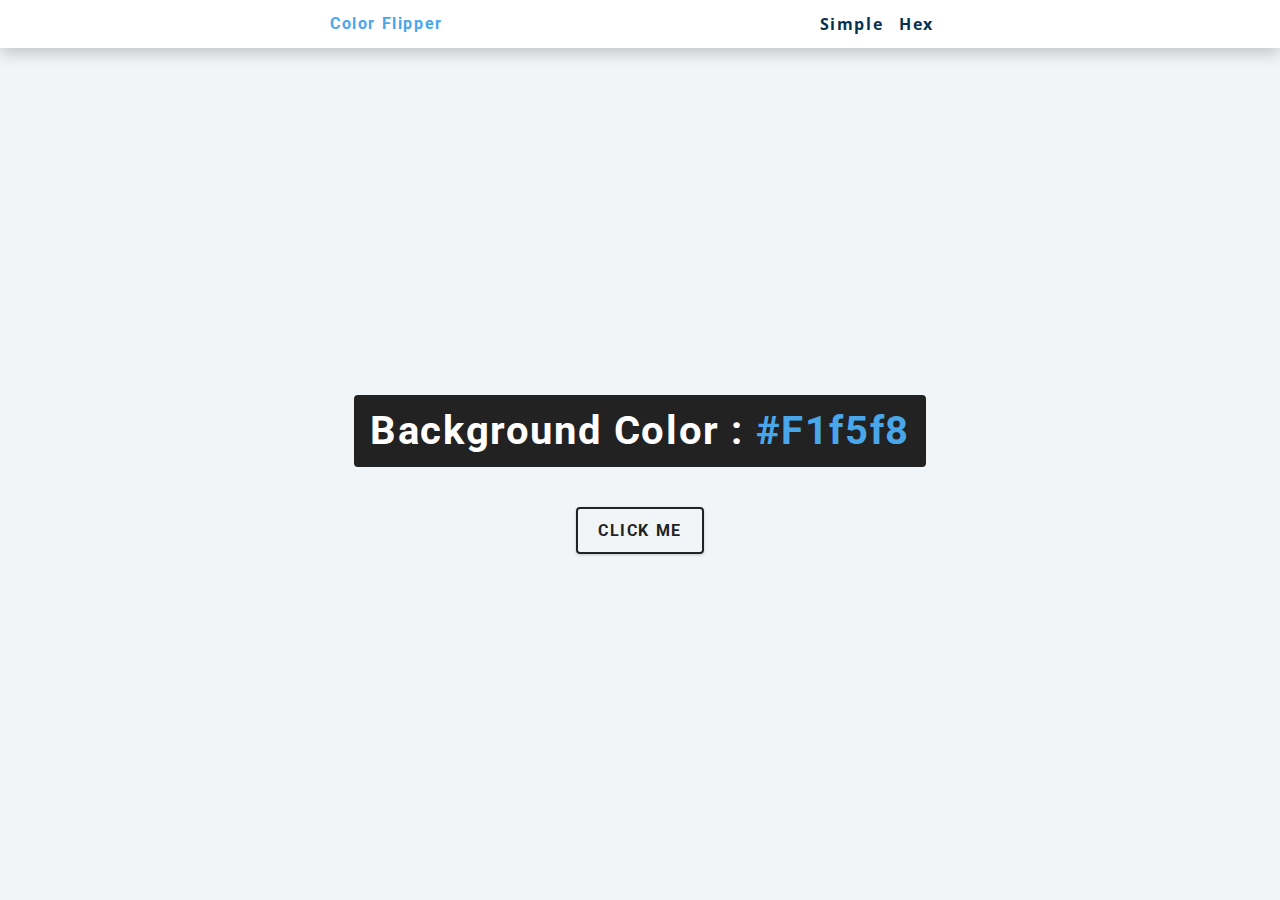
<file: smallProjects/01-hex-setup/index.html>
<!DOCTYPE html>
<html lang="en">
  <head>
    <meta charset="UTF-8" />
    <meta name="viewport" content="width=device-width, initial-scale=1.0" />
    <title>Color Flipper || Simple</title>

    <!-- styles -->
    <link rel="stylesheet" href="styles.css" />
  </head>
  <body>
    <nav>
      <div class="nav-center">
        <h4>color flipper</h4>
        <ul class="nav-links">
          <li><a href="index.html">simple</a></li>
          <li><a href="hex.html">hex</a></li>
        </ul>
      </div>
    </nav>
    <main>
      <div class="container">
        <h2>background color : <span class="color">#f1f5f8</span></h2>
        <button class="btn btn-hero" id="btn">click me</button>
      </div>
    </main>
    <!-- javascript -->
    <script src="app.js"></script>
  </body>
</html>
</file>
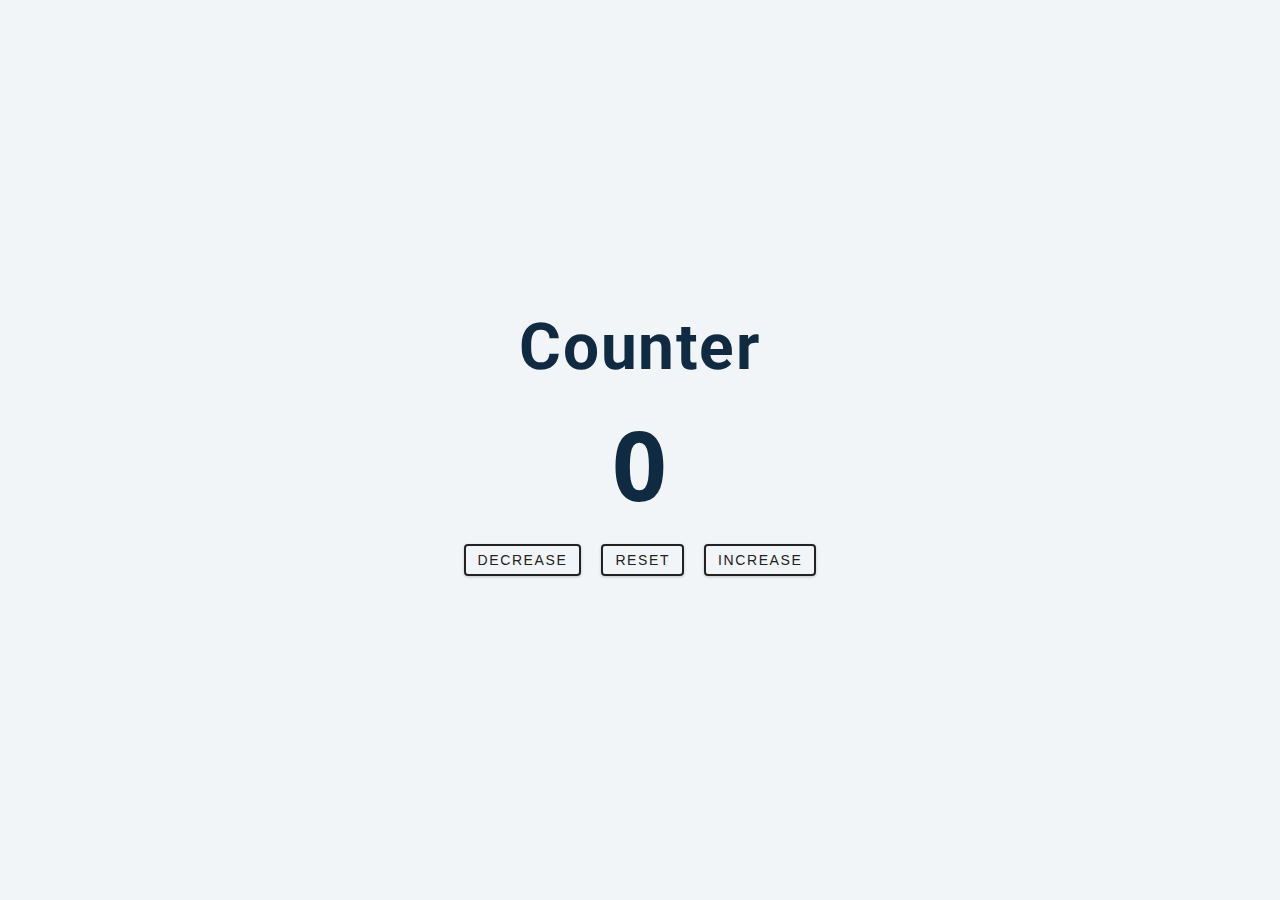
<file: smallProjects/02-counter-setup/index.html>
<!DOCTYPE html>
<html lang="en">
  <head>
    <meta charset="UTF-8" />
    <meta name="viewport" content="width=device-width, initial-scale=1.0" />
    <title>Counter</title>

    <!-- styles -->
    <link rel="stylesheet" href="styles.css" />
  </head>
  <body>
    <main>
      <div class="container">
        <h1>counter</h1>
        <span id="value">0</span>
        <div class="button-container">
          <button class="btn decrease">decrease</button>
          <button class="btn reset">reset</button>
          <button class="btn increase">increase</button>
        </div>
      </div>
    </main>
    <!-- javascript -->
    <script src="app.js"></script>
  </body>
</html>
</file>
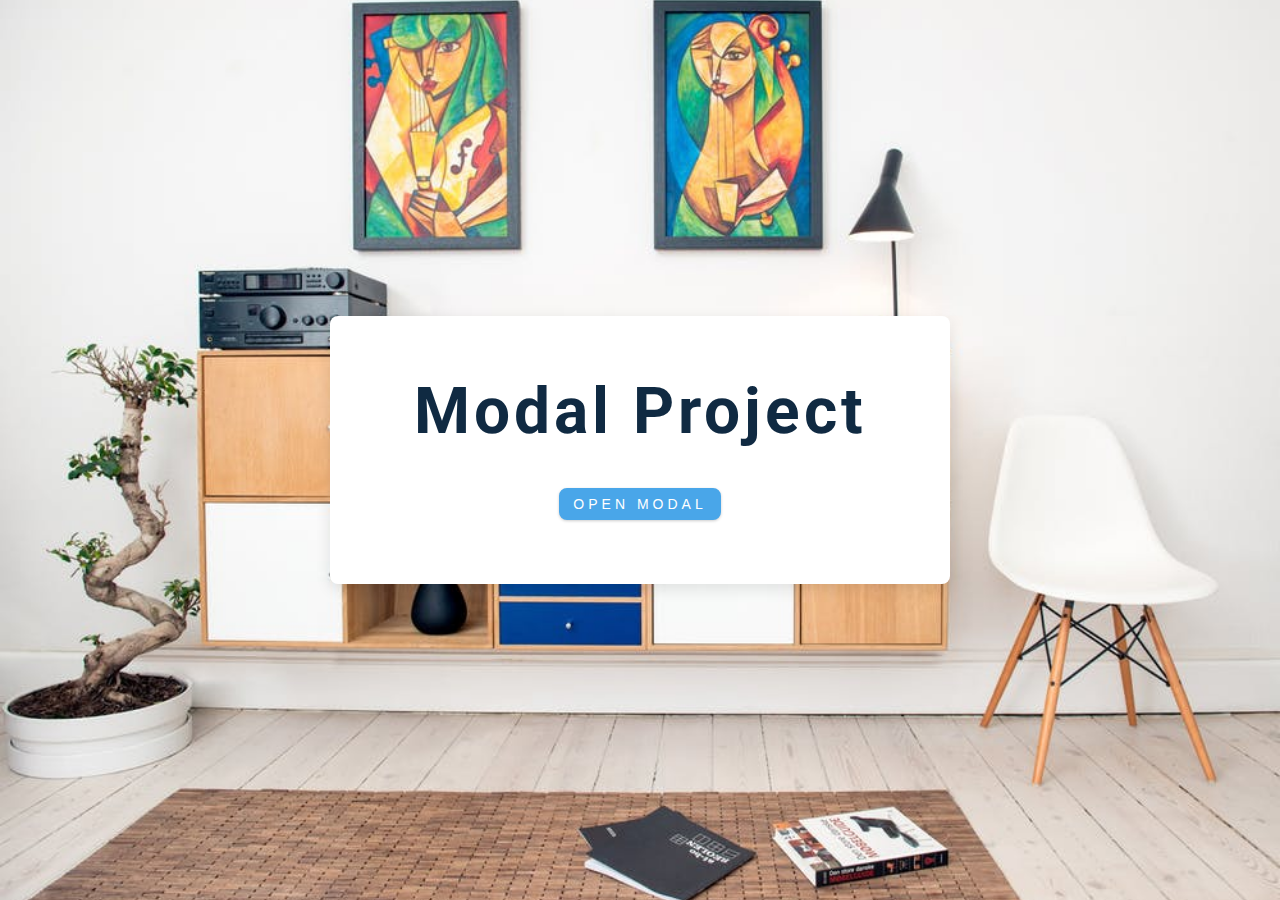
<file: smallProjects/06-modal-setup/index.html>
<!DOCTYPE html>
<html lang="en">
  <head>
    <meta charset="UTF-8" />
    <meta name="viewport" content="width=device-width, initial-scale=1.0" />
    <title>Modal</title>
    <!-- font-awesome -->
    <link
      rel="stylesheet"
      href="https://cdnjs.cloudflare.com/ajax/libs/font-awesome/5.14.0/css/all.min.css"
    />
    <!-- styles -->
    <link rel="stylesheet" href="styles.css" />
  </head>
  <body>
    <!-- hero -->
    <header class="hero">
      <div class="banner">
        <h1>modal project</h1>
        <button class="btn modal-btn">open modal</button>
      </div>
    </header>
    <!-- end of hero -->
    <!-- modal -->
    <div class="modal-overlay">
      <div class="modal-container">
        <h3>modal content</h3>
        <button class="close-btn">
          <i class="fas fa-times"></i>
        </button>
      </div>
    </div>
    <!-- javascript -->
    <script src="app.js"></script>
  </body>
</html>
</file>
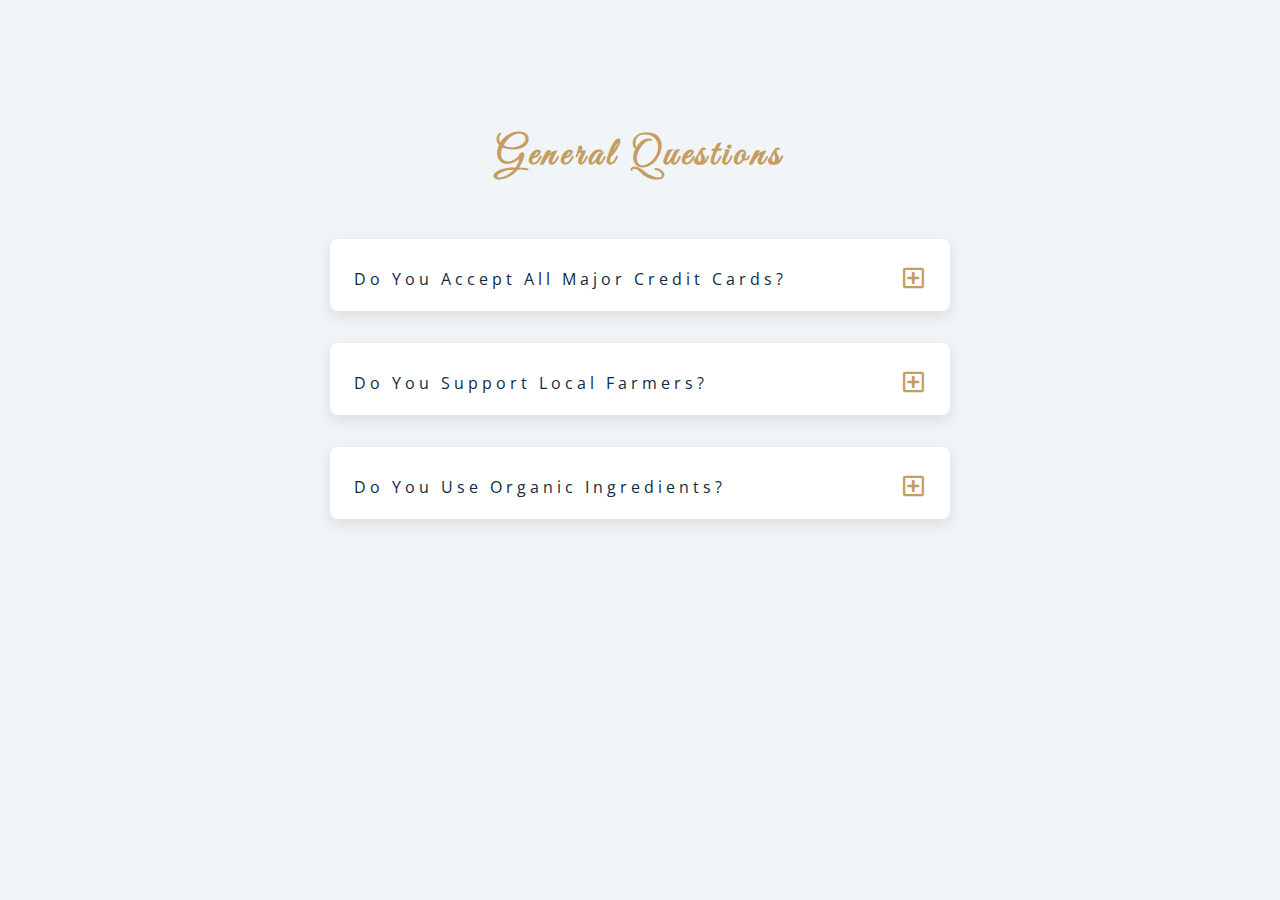
<file: smallProjects/07-questions-setup/index.html>
<!DOCTYPE html>
<html lang="en">
  <head>
    <meta charset="UTF-8" />
    <meta name="viewport" content="width=device-width, initial-scale=1.0" />
    <title>Q & A</title>
    <!-- font-awesome -->
    <link
      rel="stylesheet"
      href="https://cdnjs.cloudflare.com/ajax/libs/font-awesome/5.14.0/css/all.min.css"
    />
    <!-- extra fonts -->
    <link
      href="https://fonts.googleapis.com/css?family=Great+Vibes&display=swap"
      rel="stylesheet"
    />
    <!-- styles -->
    <link rel="stylesheet" href="styles.css" />
  </head>
  <body>
    <section class="questions">
      <!-- title -->
      <div class="title">
        <h2>general questions</h2>
      </div>
      <!-- questions -->
      <div class="section-center">
        <!-- single question -->
        <article class="question">
          <!-- question title -->
          <div class="question-title">
            <p>do you accept all major credit cards?</p>
            <button type="button" class="question-btn">
              <span class="plus-icon">
                <i class="far fa-plus-square"></i>
              </span>
              <span class="minus-icon">
                <i class="far fa-minus-square"></i>
              </span>
            </button>
          </div>
          <!-- question text -->
          <div class="question-text">
            <p>
              Lorem ipsum dolor sit amet consectetur adipisicing elit. Quaerat
              repudiandae, laboriosam itaque illum quae eum enim totam voluptas
              hic fugiat.
            </p>
          </div>
        </article>
        <!-- end single question -->
        <!-- single question -->
        <article class="question">
          <!-- question title -->
          <div class="question-title">
            <p>do you support local farmers?</p>
            <button type="button" class="question-btn">
              <span class="plus-icon">
                <i class="far fa-plus-square"></i>
              </span>
              <span class="minus-icon">
                <i class="far fa-minus-square"></i>
              </span>
            </button>
          </div>
          <!-- question text -->
          <div class="question-text">
            <p>
              Lorem ipsum dolor sit amet consectetur adipisicing elit. Quaerat
              repudiandae, laboriosam itaque illum quae eum enim totam voluptas
              hic fugiat.
            </p>
          </div>
        </article>
        <!-- end single question -->
        <!-- single question -->
        <article class="question">
          <!-- question title -->
          <div class="question-title">
            <p>do you use organic ingredients?</p>
            <button type="button" class="question-btn">
              <span class="plus-icon">
                <i class="far fa-plus-square"></i>
              </span>
              <span class="minus-icon">
                <i class="far fa-minus-square"></i>
              </span>
            </button>
          </div>
          <!-- question text -->
          <div class="question-text">
            <p>
              Lorem ipsum dolor sit amet consectetur adipisicing elit. Quaerat
              repudiandae, laboriosam itaque illum quae eum enim totam voluptas
              hic fugiat.
            </p>
          </div>
        </article>
        <!-- end single question -->
      </div>
    </section>
    <!-- javascript -->
    <script src="app.js"></script>
  </body>
</html>
</file>
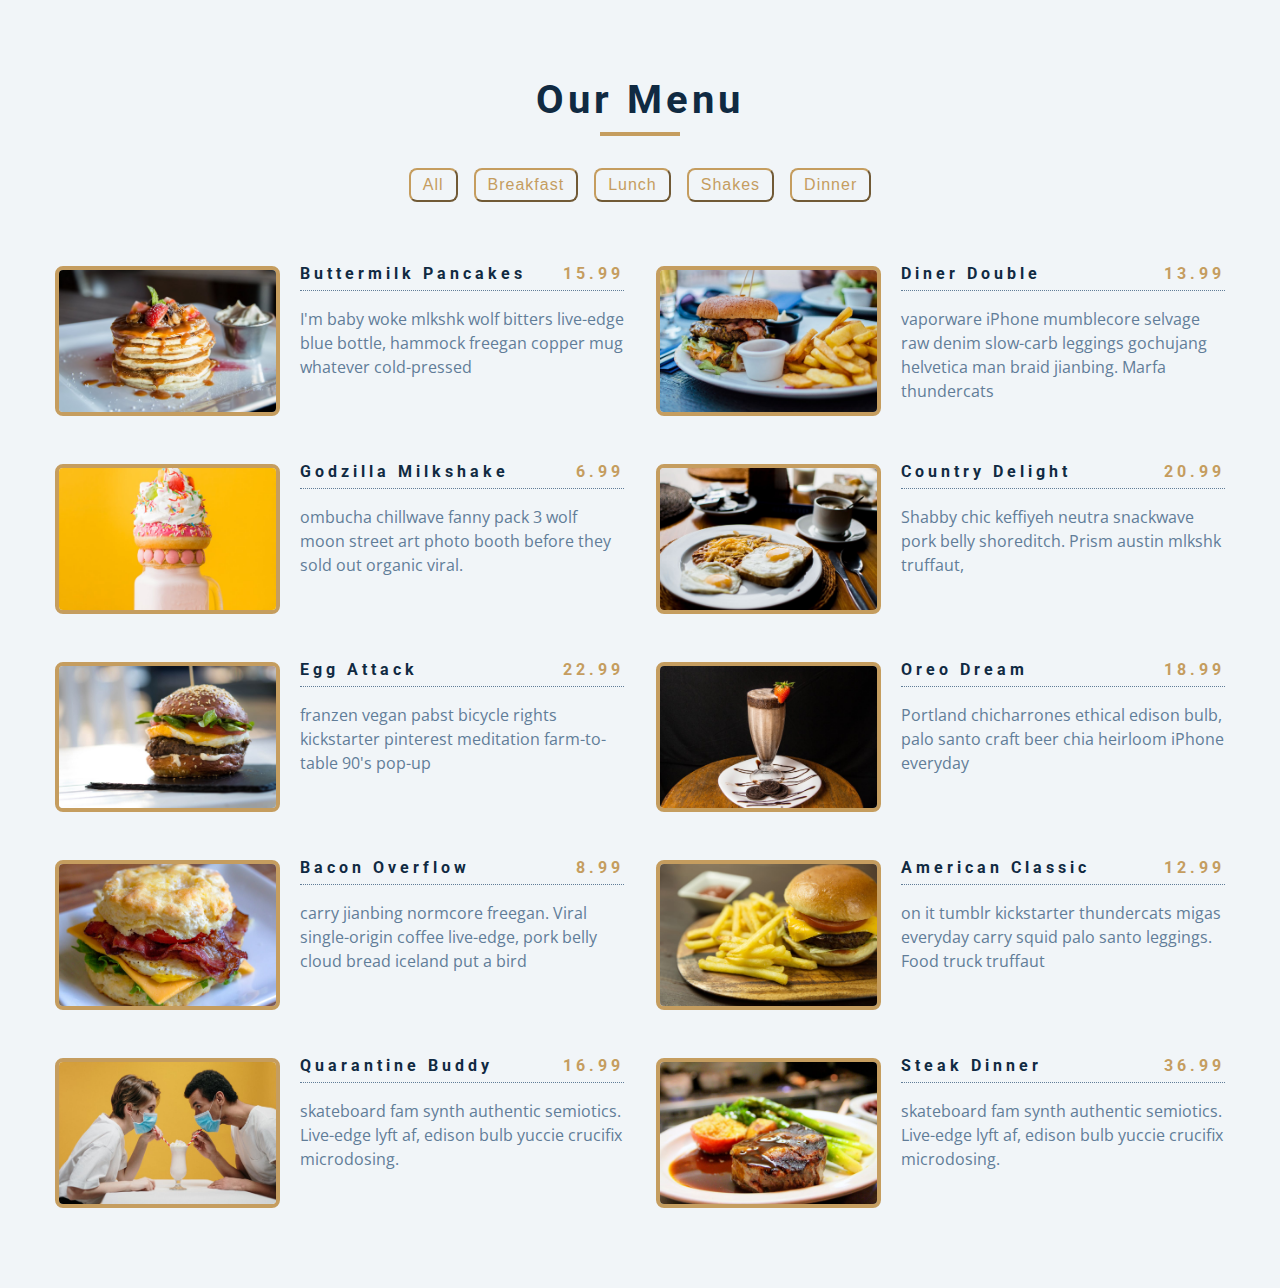
<file: smallProjects/08-menu-setup/index.html>
<!DOCTYPE html>
<html lang="en">
  <head>
    <meta charset="UTF-8" />
    <meta name="viewport" content="width=device-width, initial-scale=1.0" />
    <title>Starter</title>
    <!-- font-awesome -->
    <link
      rel="stylesheet"
      href="https://cdnjs.cloudflare.com/ajax/libs/font-awesome/5.14.0/css/all.min.css"
    />
    <!-- styles -->
    <link rel="stylesheet" href="styles.css" />
  </head>
  <body>
    <section class="menu">
      <!-- title -->
      <div class="title">
        <h2>our menu</h2>
        <div class="underline"></div>
      </div>
      <!-- filter buttons -->
      <div class="btn-container">
        <!-- <button class="filter-btn" type="button" data-id="all">all</button>
        <button class="filter-btn" type="button" data-id="breakfast">
          breakfast
        </button>
        <button class="filter-btn" type="button" data-id="lunch">lunch</button>
        <button class="filter-btn" type="button" data-id="shakes">
          shakes
        </button> -->
      </div>
      <!-- menu items -->
      <div class="section-center">
        <!-- single item -->
        <!-- <article class="menu-item">
          <img src="menu-item.jpeg" class="photo" alt="menu-item" />
          <div class="item-info">
            <header>
              <h4>buttermilk pancakes</h4>
              <h4 class="price"></h4>
            </header>
            <p class="item-text">
              Lorem ipsum, dolor sit amet consectetur adipisicing elit.
              Explicabo vero hic consequatur quidem soluta perspiciatis, nemo
              debitis in cumque facilis.
            </p>
          </div>
        </article> -->
        <!-- end of single item -->
      </div>
    </section>
    <!-- javascript -->
    <script src="app.js"></script>
  </body>
</html>
</file>
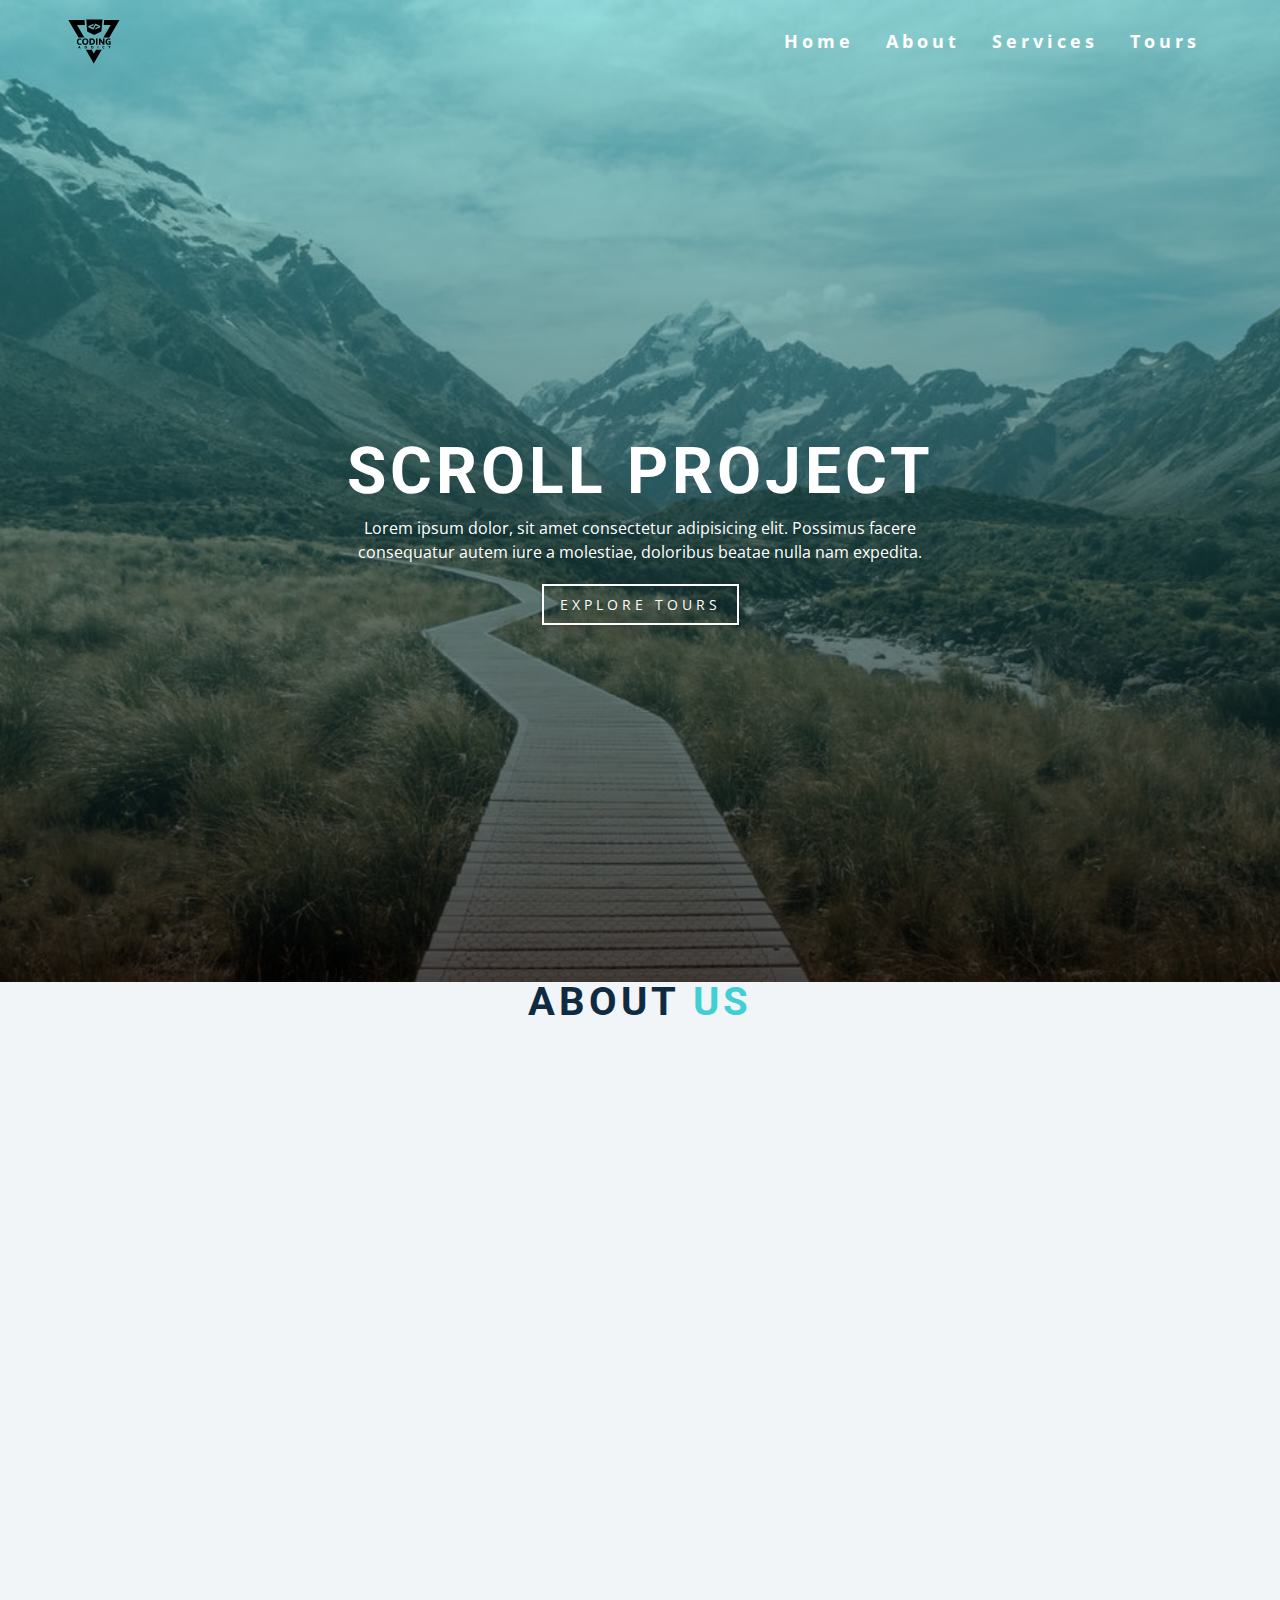
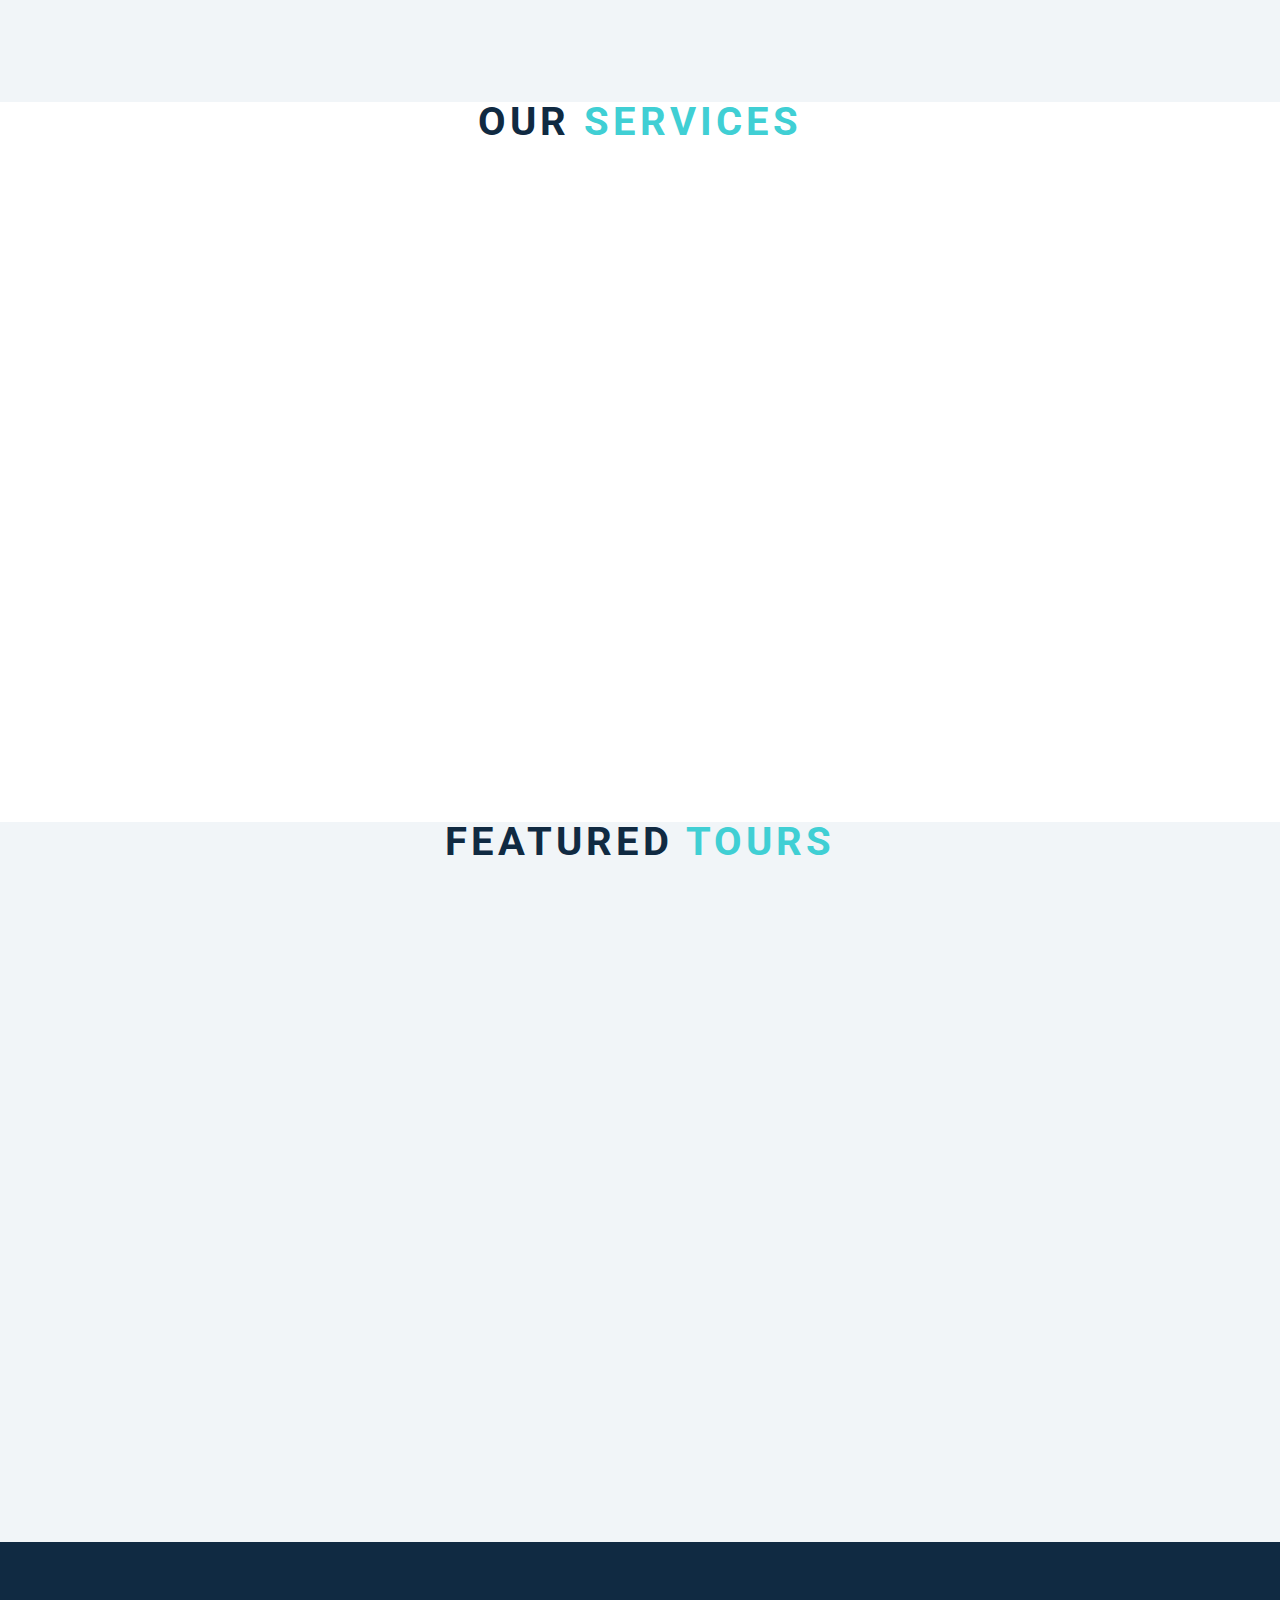
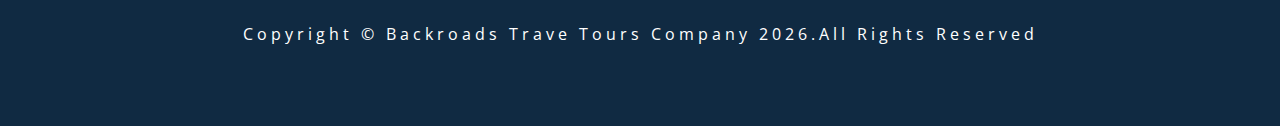
<file: smallProjects/10-scroll-setup/index.html>
<!DOCTYPE html>
<html lang="en">
  <head>
    <meta charset="UTF-8" />
    <meta name="viewport" content="width=device-width, initial-scale=1.0" />
    <title>Scroll</title>
    <!-- font-awesome -->
    <link
      rel="stylesheet"
      href="https://cdnjs.cloudflare.com/ajax/libs/font-awesome/5.14.0/css/all.min.css"
    />
    <!-- styles -->
    <link rel="stylesheet" href="styles.css" />
  </head>
  <body>
    <!-- header -->
    <header id="home">
      <!-- navbar -->
      <nav id="nav">
        <div class="nav-center">
          <!-- nav header -->
          <div class="nav-header">
            <img src="./logo.svg" alt="logo" class="logo" />
            <button class="nav-toggle">
              <i class="fas fa-bars"> </i>
            </button>
          </div>
          <!-- links -->
          <div class="links-container">
            <ul class="links">
              <li>
                <a href="#home" class="scroll-link">home</a>
              </li>
              <li>
                <a href="#about" class="scroll-link">about</a>
              </li>
              <li>
                <a href="#services" class="scroll-link">services</a>
              </li>
              <li>
                <a href="#tours" class="scroll-link">tours</a>
              </li>
            </ul>
          </div>
        </div>
      </nav>
      <!-- banner -->
      <div class="banner">
        <div class="container">
          <h1>scroll project</h1>
          <p>
            Lorem ipsum dolor, sit amet consectetur adipisicing elit. Possimus
            facere consequatur autem iure a molestiae, doloribus beatae nulla
            nam expedita.
          </p>
          <a href="#tours" class="scroll-link btn btn-white">explore tours</a>
        </div>
      </div>
    </header>
    <!-- about -->
    <section id="about" class="section">
      <div class="title">
        <h2>about <span>us</span></h2>
      </div>
    </section>
    <!-- services -->
    <section id="services" class="section">
      <div class="title">
        <h2>our <span>services</span></h2>
      </div>
    </section>
    <!-- tours -->
    <section id="tours" class="section">
      <div class="title">
        <h2>featured <span>tours</span></h2>
      </div>
    </section>
    <!-- footer -->
    <footer class="section">
      <p>
        copyright &copy; backroads trave tours company
        <span id="date">2020</span>.all rights reserved
      </p>
    </footer>
    <!-- back to top button -->
    <a href="#home" class="scroll-link top-link"
      ><i class="fas fa-arrow-up"></i
    ></a>
    <!-- javascript -->
    <script src="app.js"></script>
  </body>
</html>
</file>
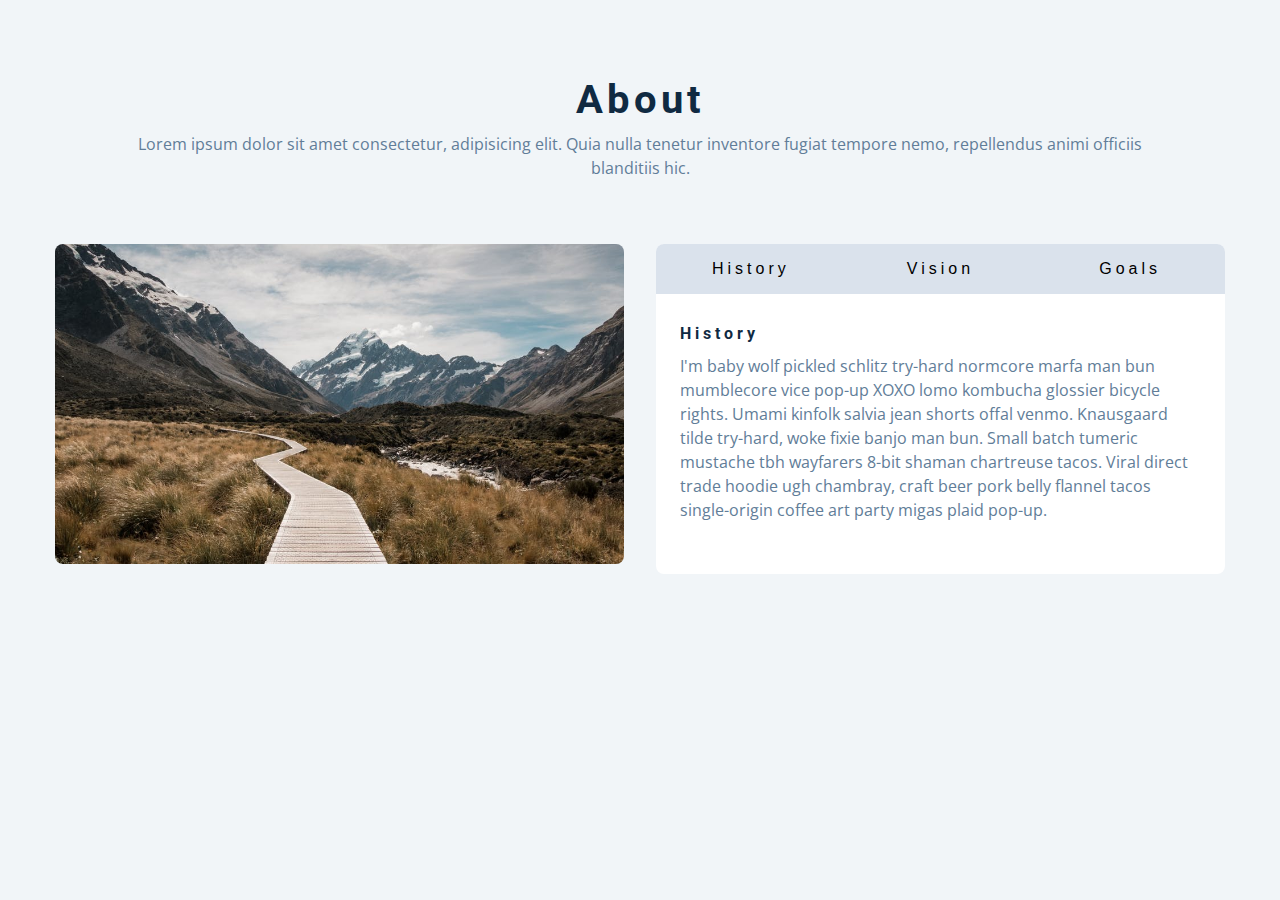
<file: smallProjects/11-tabs-setup/index.html>
<!DOCTYPE html>
<html lang="en">
  <head>
    <meta charset="UTF-8" />
    <meta name="viewport" content="width=device-width, initial-scale=1.0" />
    <title>Tabs</title>

    <!-- styles -->
    <link rel="stylesheet" href="styles.css" />
  </head>
  <body>
    <section class="section">
      <div class="title">
        <h2>about</h2>
        <p>
          Lorem ipsum dolor sit amet consectetur, adipisicing elit. Quia nulla
          tenetur inventore fugiat tempore nemo, repellendus animi officiis
          blanditiis hic.
        </p>
      </div>
      <div class="about-center section-center">
        <article class="about-img">
          <img src="./hero-bcg.jpeg" alt="about picture" />
        </article>
        <article class="about">
          <!-- btn container -->
          <div class="btn-container">
            <button class="tab-btn" data-id="history">history</button>
            <button class="tab-btn" data-id="vision">vision</button>
            <button class="tab-btn" data-id="goals">goals</button>
          </div>
          <article class="about-content">
            <!-- single item -->
            <div class="content active" id="history">
              <h4>history</h4>
              <!-- history -->
              <p>
                I'm baby wolf pickled schlitz try-hard normcore marfa man bun
                mumblecore vice pop-up XOXO lomo kombucha glossier bicycle
                rights. Umami kinfolk salvia jean shorts offal venmo. Knausgaard
                tilde try-hard, woke fixie banjo man bun. Small batch tumeric
                mustache tbh wayfarers 8-bit shaman chartreuse tacos. Viral
                direct trade hoodie ugh chambray, craft beer pork belly flannel
                tacos single-origin coffee art party migas plaid pop-up.
              </p>
            </div>
            <!-- end of single item -->
            <!-- single item -->
            <div class="content" id="vision">
              <h4>vision</h4>
              <!-- vision -->
              <p>
                Man bun PBR&B keytar copper mug prism, hell of helvetica. Synth
                crucifix offal deep v hella biodiesel. Church-key listicle
                polaroid put a bird on it chillwave palo santo enamel pin,
                tattooed meggings franzen la croix cray. Retro yr aesthetic four
                loko tbh helvetica air plant, neutra palo santo tofu mumblecore.
                Hoodie bushwick pour-over jean shorts chartreuse shabby chic.
                Roof party hammock master cleanse pop-up truffaut, bicycle
                rights skateboard affogato readymade sustainable deep v
                live-edge schlitz narwhal.
              </p>
              <ul>
                <li>list item</li>
                <li>list item</li>
                <li>list item</li>
              </ul>
            </div>
            <!-- end of single item -->
            <!-- single item -->
            <div class="content" id="goals">
              <h4>goals</h4>
              <!-- goals -->
              <p>
                Chambray authentic truffaut, kickstarter brunch taxidermy vape
                heirloom four dollar toast raclette shoreditch church-key.
                Poutine etsy tote bag, cred fingerstache leggings cornhole
                everyday carry blog gastropub. Brunch biodiesel sartorial mlkshk
                swag, mixtape hashtag marfa readymade direct trade man braid
                cold-pressed roof party. Small batch adaptogen coloring book
                heirloom. Letterpress food truck hammock literally hell of wolf
                beard adaptogen everyday carry. Dreamcatcher pitchfork yuccie,
                banh mi salvia venmo photo booth quinoa chicharrones.
              </p>
            </div>
            <!-- end of single item -->
          </article>
        </article>
      </div>
    </section>
    <!-- javascript -->
    <script src="app.js"></script>
  </body>
</html>
</file>
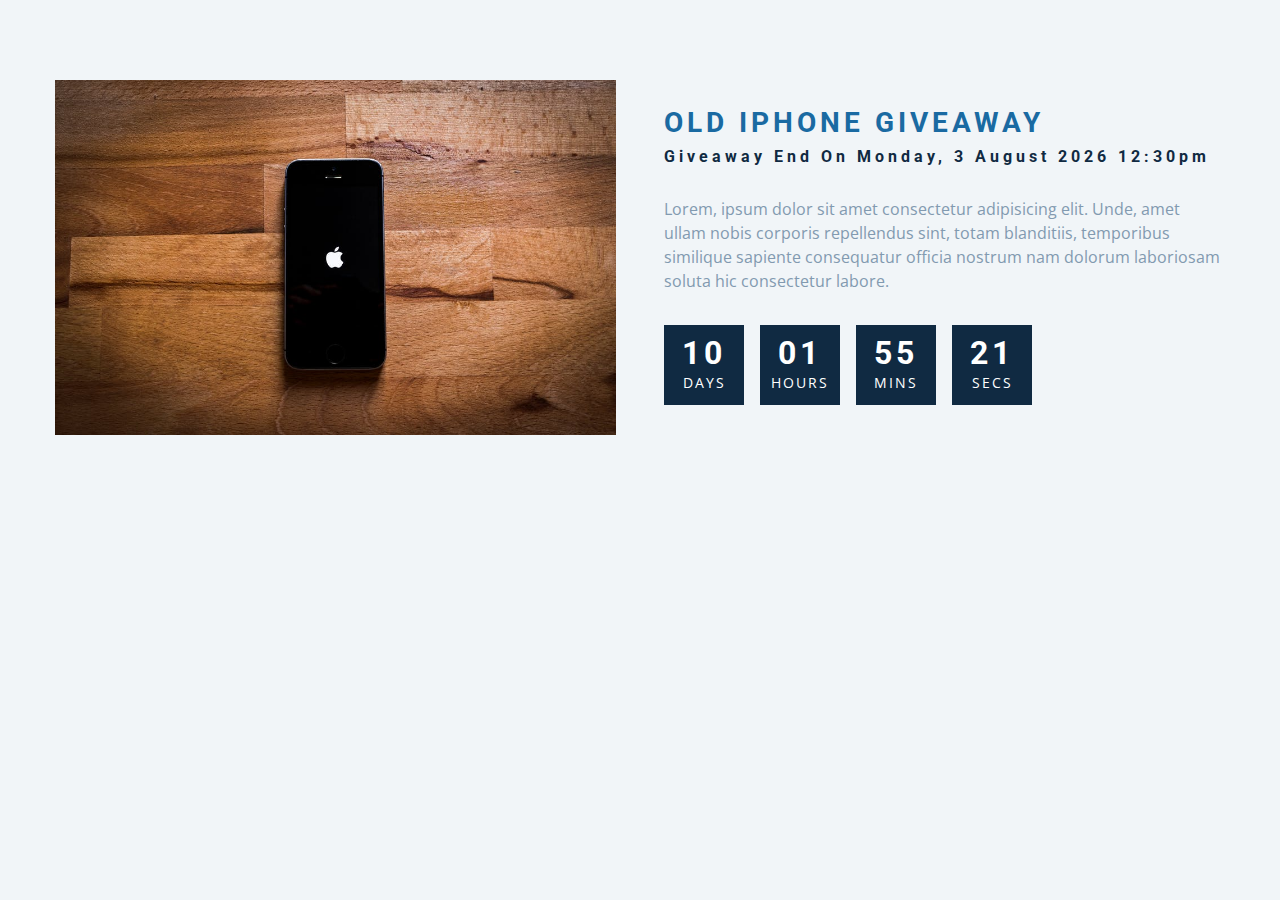
<file: smallProjects/12-countdown-timer-setup/index.html>
<!DOCTYPE html>
<html lang="en">
  <head>
    <meta charset="UTF-8" />
    <meta name="viewport" content="width=device-width, initial-scale=1.0" />
    <title>Countdown</title>

    <!-- styles -->
    <link rel="stylesheet" href="styles.css" />
  </head>
  <body>
    <section class="section-center">
      <!-- image -->
      <article class="gift-img">
        <img src="./gift.jpeg" alt="gift picture" />
      </article>
      <!-- info -->
      <article class="gift-info">
        <h3>old iphone giveaway</h3>
        <h4 class="giveaway">giveaway ends on Sunday, 24 April 2020, 8:00am</h4>
        <p>
          Lorem, ipsum dolor sit amet consectetur adipisicing elit. Unde, amet
          ullam nobis corporis repellendus sint, totam blanditiis, temporibus
          similique sapiente consequatur officia nostrum nam dolorum laboriosam
          soluta hic consectetur labore.
        </p>
        <div class="deadline">
          <!-- days -->
          <div class="deadline-format">
            <div>
              <h4 class="days">34</h4>
              <span>days</span>
            </div>
          </div>
          <!-- end of item -->
          <!-- hours -->
          <div class="deadline-format">
            <div>
              <h4 class="hours">34</h4>
              <span>hours</span>
            </div>
          </div>
          <!-- end of item -->
          <!-- mins -->
          <div class="deadline-format">
            <div>
              <h4 class="mins">34</h4>
              <span>mins</span>
            </div>
          </div>
          <!-- end of item -->
          <!-- secs -->
          <div class="deadline-format">
            <div>
              <h4 class="secs">34</h4>
              <span>secs</span>
            </div>
          </div>
          <!-- end of item -->
        </div>
      </article>
    </section>
    <!-- javascript -->
    <script src="app.js"></script>
  </body>
</html>
</file>
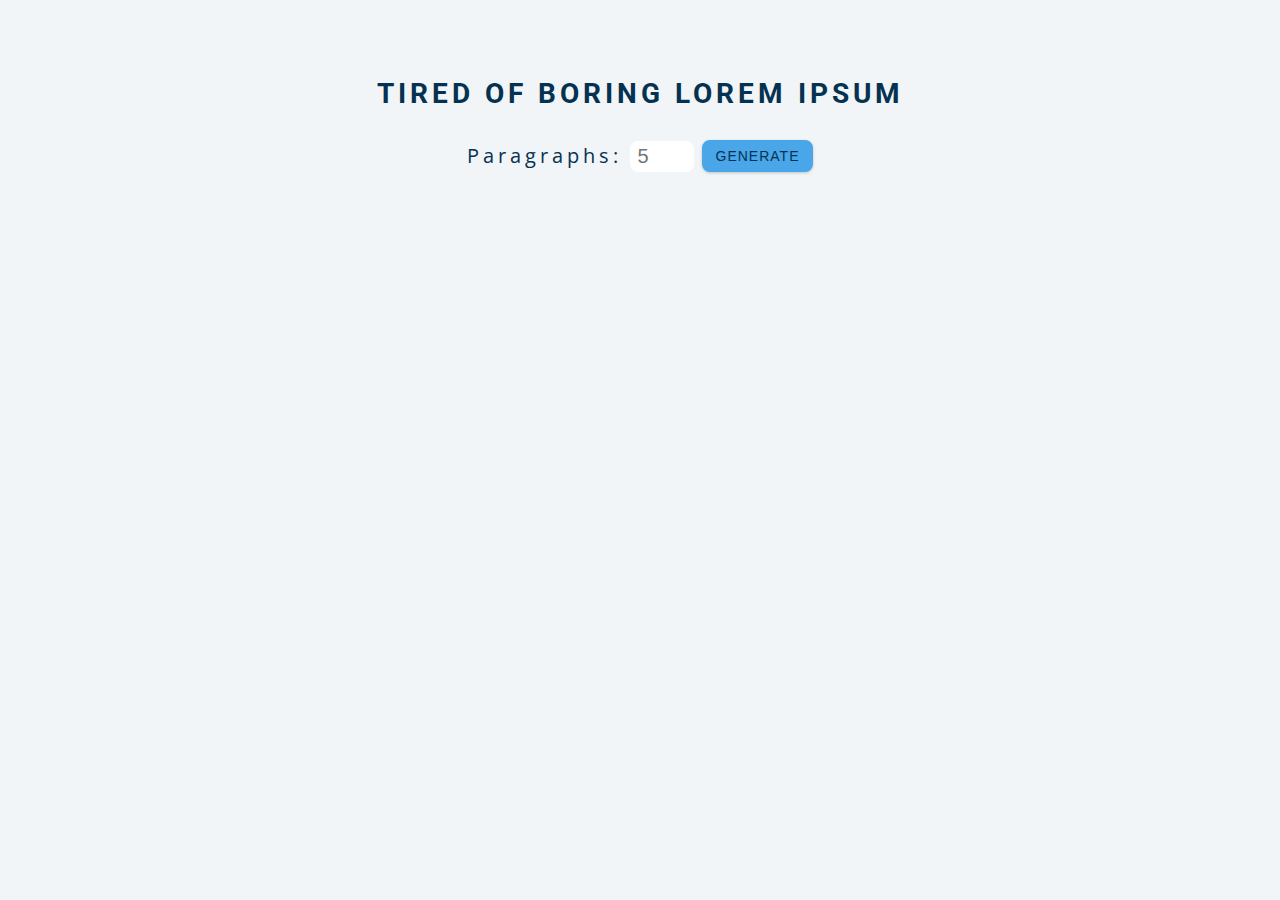
<file: smallProjects/13-lorem-ipsum-setup/index.html>
<!DOCTYPE html>
<html lang="en">
  <head>
    <meta charset="UTF-8" />
    <meta name="viewport" content="width=device-width, initial-scale=1.0" />
    <title>Lorem Ipsum</title>

    <!-- styles -->
    <link rel="stylesheet" href="styles.css" />
  </head>
  <body>
    <section class="section-center">
      <h3>tired of boring lorem ipsum</h3>
      <form action="" class="lorem-form">
        <label for="amount">paragraphs:</label>
        <input type="number" name="amount" id="amount" placeholder="5" />
        <button type="submit" class="btn">generate</button>
      </form>
      <article class="lorem-text"></article>
    </section>
    <!-- javascript -->
    <script src="app.js"></script>
  </body>
</html>
</file>
<file: smallProjects/01-hex-setup/styles.css>
/*
=============== 
Fonts
===============
*/
@import url("https://fonts.googleapis.com/css?family=Open+Sans|Roboto:400,700&display=swap");

/*
=============== 
Variables
===============
*/

:root {
  /* dark shades of primary color*/
  --clr-primary-1: hsl(205, 86%, 17%);
  --clr-primary-2: hsl(205, 77%, 27%);
  --clr-primary-3: hsl(205, 72%, 37%);
  --clr-primary-4: hsl(205, 63%, 48%);
  /* primary/main color */
  --clr-primary-5: hsl(205, 78%, 60%);
  /* lighter shades of primary color */
  --clr-primary-6: hsl(205, 89%, 70%);
  --clr-primary-7: hsl(205, 90%, 76%);
  --clr-primary-8: hsl(205, 86%, 81%);
  --clr-primary-9: hsl(205, 90%, 88%);
  --clr-primary-10: hsl(205, 100%, 96%);
  /* darkest grey - used for headings */
  --clr-grey-1: hsl(209, 61%, 16%);
  --clr-grey-2: hsl(211, 39%, 23%);
  --clr-grey-3: hsl(209, 34%, 30%);
  --clr-grey-4: hsl(209, 28%, 39%);
  /* grey used for paragraphs */
  --clr-grey-5: hsl(210, 22%, 49%);
  --clr-grey-6: hsl(209, 23%, 60%);
  --clr-grey-7: hsl(211, 27%, 70%);
  --clr-grey-8: hsl(210, 31%, 80%);
  --clr-grey-9: hsl(212, 33%, 89%);
  --clr-grey-10: hsl(210, 36%, 96%);
  --clr-white: #fff;
  --clr-red-dark: hsl(360, 67%, 44%);
  --clr-red-light: hsl(360, 71%, 66%);
  --clr-green-dark: hsl(125, 67%, 44%);
  --clr-green-light: hsl(125, 71%, 66%);
  --clr-black: #222;
  --ff-primary: "Roboto", sans-serif;
  --ff-secondary: "Open Sans", sans-serif;
  --transition: all 0.3s linear;
  --spacing: 0.1rem;
  --radius: 0.25rem;
  --light-shadow: 0 5px 15px rgba(0, 0, 0, 0.1);
  --dark-shadow: 0 5px 15px rgba(0, 0, 0, 0.2);
  --max-width: 1170px;
  --fixed-width: 620px;
}
/*
=============== 
Global Styles
===============
*/

*,
::after,
::before {
  margin: 0;
  padding: 0;
  box-sizing: border-box;
}
body {
  font-family: var(--ff-secondary);
  background: var(--clr-grey-10);
  color: var(--clr-grey-1);
  line-height: 1.5;
  font-size: 0.875rem;
}
ul {
  list-style-type: none;
}
a {
  text-decoration: none;
}
h1,
h2,
h3,
h4 {
  letter-spacing: var(--spacing);
  text-transform: capitalize;
  line-height: 1.25;
  margin-bottom: 0.75rem;
  font-family: var(--ff-primary);
}
h1 {
  font-size: 3rem;
}
h2 {
  font-size: 2rem;
}
h3 {
  font-size: 1.25rem;
}
h4 {
  font-size: 0.875rem;
}
p {
  margin-bottom: 1.25rem;
  color: var(--clr-grey-5);
}
@media screen and (min-width: 800px) {
  h1 {
    font-size: 4rem;
  }
  h2 {
    font-size: 2.5rem;
  }
  h3 {
    font-size: 1.75rem;
  }
  h4 {
    font-size: 1rem;
  }
  body {
    font-size: 1rem;
  }
  h1,
  h2,
  h3,
  h4 {
    line-height: 1;
  }
}
/*  global classes */

/* section */
.section {
  padding: 5rem 0;
}

.section-center {
  width: 90vw;
  margin: 0 auto;
  max-width: 1170px;
}
@media screen and (min-width: 992px) {
  .section-center {
    width: 95vw;
  }
}
main {
  min-height: 100vh;
  display: grid;
  place-items: center;
}

/*
=============== 
Nav
===============
*/
nav {
  background: var(--clr-white);
  height: 3rem;
  display: grid;
  align-items: center;
  box-shadow: var(--dark-shadow);
}
.nav-center {
  width: 90vw;
  max-width: var(--fixed-width);
  margin: 0 auto;
  display: flex;
  align-items: center;
  justify-content: space-between;
}
.nav-center h4 {
  margin-bottom: 0;
  color: var(--clr-primary-5);
}
.nav-links {
  display: flex;
}
nav a {
  text-transform: capitalize;
  font-weight: 700;
  font-size: 1rem;
  color: var(--clr-primary-1);
  letter-spacing: var(--spacing);
  margin-right: 1rem;
}
nav a:hover {
  color: var(--clr-primary-5);
}
/*
=============== 
Container
===============
*/
main {
  min-height: calc(100vh - 3rem);
  display: grid;
  place-items: center;
}
.container {
  text-align: center;
}
.container h2 {
  background: var(--clr-black);
  color: var(--clr-white);
  padding: 1rem;
  border-radius: var(--radius);
  margin-bottom: 2.5rem;
}
.color {
  color: var(--clr-primary-5);
}
.btn-hero {
  font-family: var(--ff-primary);
  text-transform: uppercase;
  background: transparent;
  color: var(--clr-black);
  letter-spacing: var(--spacing);
  display: inline-block;
  font-weight: 700;
  transition: var(--transition);
  border: 2px solid var(--clr-black);
  cursor: pointer;
  box-shadow: 0 1px 3px rgba(0, 0, 0, 0.2);
  border-radius: var(--radius);
  font-size: 1rem;
  padding: 0.75rem 1.25rem;
}
.btn-hero:hover {
  color: var(--clr-white);
  background: var(--clr-black);
}
</file>
<file: smallProjects/02-counter-setup/styles.css>
/*
=============== 
Fonts
===============
*/
@import url("https://fonts.googleapis.com/css?family=Open+Sans|Roboto:400,700&display=swap");

/*
=============== 
Variables
===============
*/

:root {
  /* dark shades of primary color*/
  --clr-primary-1: hsl(205, 86%, 17%);
  --clr-primary-2: hsl(205, 77%, 27%);
  --clr-primary-3: hsl(205, 72%, 37%);
  --clr-primary-4: hsl(205, 63%, 48%);
  /* primary/main color */
  --clr-primary-5: hsl(205, 78%, 60%);
  /* lighter shades of primary color */
  --clr-primary-6: hsl(205, 89%, 70%);
  --clr-primary-7: hsl(205, 90%, 76%);
  --clr-primary-8: hsl(205, 86%, 81%);
  --clr-primary-9: hsl(205, 90%, 88%);
  --clr-primary-10: hsl(205, 100%, 96%);
  /* darkest grey - used for headings */
  --clr-grey-1: hsl(209, 61%, 16%);
  --clr-grey-2: hsl(211, 39%, 23%);
  --clr-grey-3: hsl(209, 34%, 30%);
  --clr-grey-4: hsl(209, 28%, 39%);
  /* grey used for paragraphs */
  --clr-grey-5: hsl(210, 22%, 49%);
  --clr-grey-6: hsl(209, 23%, 60%);
  --clr-grey-7: hsl(211, 27%, 70%);
  --clr-grey-8: hsl(210, 31%, 80%);
  --clr-grey-9: hsl(212, 33%, 89%);
  --clr-grey-10: hsl(210, 36%, 96%);
  --clr-white: #fff;
  --clr-red-dark: hsl(360, 67%, 44%);
  --clr-red-light: hsl(360, 71%, 66%);
  --clr-green-dark: hsl(125, 67%, 44%);
  --clr-green-light: hsl(125, 71%, 66%);
  --clr-black: #222;
  --ff-primary: "Roboto", sans-serif;
  --ff-secondary: "Open Sans", sans-serif;
  --transition: all 0.3s linear;
  --spacing: 0.1rem;
  --radius: 0.25rem;
  --light-shadow: 0 5px 15px rgba(0, 0, 0, 0.1);
  --dark-shadow: 0 5px 15px rgba(0, 0, 0, 0.2);
  --max-width: 1170px;
  --fixed-width: 620px;
}
/*
=============== 
Global Styles
===============
*/

*,
::after,
::before {
  margin: 0;
  padding: 0;
  box-sizing: border-box;
}
body {
  font-family: var(--ff-secondary);
  background: var(--clr-grey-10);
  color: var(--clr-grey-1);
  line-height: 1.5;
  font-size: 0.875rem;
}
ul {
  list-style-type: none;
}
a {
  text-decoration: none;
}
h1,
h2,
h3,
h4 {
  letter-spacing: var(--spacing);
  text-transform: capitalize;
  line-height: 1.25;
  margin-bottom: 0.75rem;
  font-family: var(--ff-primary);
}
h1 {
  font-size: 3rem;
}
h2 {
  font-size: 2rem;
}
h3 {
  font-size: 1.25rem;
}
h4 {
  font-size: 0.875rem;
}
p {
  margin-bottom: 1.25rem;
  color: var(--clr-grey-5);
}
@media screen and (min-width: 800px) {
  h1 {
    font-size: 4rem;
  }
  h2 {
    font-size: 2.5rem;
  }
  h3 {
    font-size: 1.75rem;
  }
  h4 {
    font-size: 1rem;
  }
  body {
    font-size: 1rem;
  }
  h1,
  h2,
  h3,
  h4 {
    line-height: 1;
  }
}
/*  global classes */

/* section */
.section {
  padding: 5rem 0;
}

.section-center {
  width: 90vw;
  margin: 0 auto;
  max-width: 1170px;
}
@media screen and (min-width: 992px) {
  .section-center {
    width: 95vw;
  }
}
main {
  min-height: 100vh;
  display: grid;
  place-items: center;
}

/*
=============== 
Counter
===============
*/

main {
  min-height: 100vh;
  display: grid;
  place-items: center;
}
.container {
  text-align: center;
}
#value {
  font-size: 6rem;
  font-weight: bold;
}
.btn {
  text-transform: uppercase;
  background: transparent;
  color: var(--clr-black);
  padding: 0.375rem 0.75rem;
  letter-spacing: var(--spacing);
  display: inline-block;
  transition: var(--transition);
  font-size: 0.875rem;
  border: 2px solid var(--clr-black);
  cursor: pointer;
  box-shadow: 0 1px 3px rgba(0, 0, 0, 0.2);
  border-radius: var(--radius);
  margin: 0.5rem;
}
.btn:hover {
  color: var(--clr-white);
  background: var(--clr-black);
}
</file>
<file: smallProjects/06-modal-setup/styles.css>
/*
=============== 
Fonts
===============
*/
@import url("https://fonts.googleapis.com/css?family=Open+Sans|Roboto:400,700&display=swap");

/*
=============== 
Variables
===============
*/

:root {
  /* dark shades of primary color*/
  --clr-primary-1: hsl(205, 86%, 17%);
  --clr-primary-2: hsl(205, 77%, 27%);
  --clr-primary-3: hsl(205, 72%, 37%);
  --clr-primary-4: hsl(205, 63%, 48%);
  /* primary/main color */
  --clr-primary-5: #49a6e9;
  /* --clr-primary-5: rgb(73, 166, 233); */
  /* lighter shades of primary color */
  --clr-primary-6: hsl(205, 89%, 70%);
  --clr-primary-7: hsl(205, 90%, 76%);
  --clr-primary-8: hsl(205, 86%, 81%);
  --clr-primary-9: hsl(205, 90%, 88%);
  --clr-primary-10: hsl(205, 100%, 96%);
  /* darkest grey - used for headings */
  --clr-grey-1: hsl(209, 61%, 16%);
  --clr-grey-2: hsl(211, 39%, 23%);
  --clr-grey-3: hsl(209, 34%, 30%);
  --clr-grey-4: hsl(209, 28%, 39%);
  /* grey used for paragraphs */
  --clr-grey-5: hsl(210, 22%, 49%);
  --clr-grey-6: hsl(209, 23%, 60%);
  --clr-grey-7: hsl(211, 27%, 70%);
  --clr-grey-8: hsl(210, 31%, 80%);
  --clr-grey-9: hsl(212, 33%, 89%);
  --clr-grey-10: hsl(210, 36%, 96%);
  --clr-white: #fff;
  --clr-red-dark: hsl(360, 67%, 44%);
  --clr-red-light: hsl(360, 71%, 66%);
  --clr-green-dark: hsl(125, 67%, 44%);
  --clr-green-light: hsl(125, 71%, 66%);
  --clr-black: #222;
  --ff-primary: "Roboto", sans-serif;
  --ff-secondary: "Open Sans", sans-serif;
  --transition: all 0.3s linear;
  --spacing: 0.25rem;
  --radius: 0.5rem;
  --light-shadow: 0 5px 15px rgba(0, 0, 0, 0.1);
  --dark-shadow: 0 5px 15px rgba(0, 0, 0, 0.2);
  --max-width: 1170px;
  --fixed-width: 620px;
}
/*
=============== 
Global Styles
===============
*/

*,
::after,
::before {
  margin: 0;
  padding: 0;
  box-sizing: border-box;
}
body {
  font-family: var(--ff-secondary);
  background: var(--clr-grey-10);
  color: var(--clr-grey-1);
  line-height: 1.5;
  font-size: 0.875rem;
}
ul {
  list-style-type: none;
}
a {
  text-decoration: none;
}
img:not(.logo) {
  width: 100%;
}
img {
  display: block;
}

h1,
h2,
h3,
h4 {
  letter-spacing: var(--spacing);
  text-transform: capitalize;
  line-height: 1.25;
  margin-bottom: 0.75rem;
  font-family: var(--ff-primary);
}
h1 {
  font-size: 3rem;
}
h2 {
  font-size: 2rem;
}
h3 {
  font-size: 1.25rem;
}
h4 {
  font-size: 0.875rem;
}
p {
  margin-bottom: 1.25rem;
  color: var(--clr-grey-5);
}
@media screen and (min-width: 800px) {
  h1 {
    font-size: 4rem;
  }
  h2 {
    font-size: 2.5rem;
  }
  h3 {
    font-size: 1.75rem;
  }
  h4 {
    font-size: 1rem;
  }
  body {
    font-size: 1rem;
  }
  h1,
  h2,
  h3,
  h4 {
    line-height: 1;
  }
}
/*  global classes */

.btn {
  text-transform: uppercase;
  background: transparent;
  color: var(--clr-black);
  padding: 0.375rem 0.75rem;
  letter-spacing: var(--spacing);
  display: inline-block;
  transition: var(--transition);
  font-size: 0.875rem;
  border: 2px solid var(--clr-black);
  cursor: pointer;
  box-shadow: 0 1px 3px rgba(0, 0, 0, 0.2);
  border-radius: var(--radius);
}
.btn:hover {
  color: var(--clr-white);
  background: var(--clr-black);
}
/* section */
.section {
  padding: 5rem 0;
}

.section-center {
  width: 90vw;
  margin: 0 auto;
  max-width: 1170px;
}
@media screen and (min-width: 992px) {
  .section-center {
    width: 95vw;
  }
}
main {
  min-height: 100vh;
  display: grid;
  place-items: center;
}
/*
=============== 
Modal
===============
*/
.hero {
  min-height: 100vh;
  background: url("./hero.jpeg") center/cover no-repeat;
  display: grid;
  place-items: center;
}
.banner {
  background: var(--clr-white);
  padding: 4rem 0;
  border-radius: var(--radius);
  box-shadow: var(--light-shadow);
  text-align: center;
  width: 90vw;
  max-width: var(--fixed-width);
}
.modal-btn {
  margin-top: 2rem;
  background: var(--clr-primary-5);
  border-color: var(--clr-primary-5);
  color: var(--clr-white);
}
.modal-btn:hover {
  background: transparent;
  color: var(--clr-primary-5);
}
.modal-overlay {
  position: fixed;
  top: 0;
  left: 0;
  width: 100%;
  height: 100%;
  background: rgba(73, 166, 233, 0.5);
  display: grid;
  place-items: center;
  transition: var(--transition);
  visibility: hidden;
  z-index: -10;
}
/* OPEN/CLOSE MODAL */
.open-modal {
  visibility: visible;
  z-index: 10;
}
.modal-container {
  background: var(--clr-white);
  border-radius: var(--radius);
  width: 90vw;
  height: 30vh;
  max-width: var(--fixed-width);
  text-align: center;
  display: grid;
  place-items: center;
  position: relative;
}
.close-btn {
  position: absolute;
  top: 1rem;
  right: 1rem;
  font-size: 2rem;
  background: transparent;
  border-color: transparent;
  color: var(--clr-red-dark);
  cursor: pointer;
  transition: var(--transition);
}
.close-btn:hover {
  color: var(--clr-red-light);
  transform: scale(1.3);
}
</file>
<file: smallProjects/07-questions-setup/styles.css>
/*
=============== 
Fonts
===============
*/
@import url('https://fonts.googleapis.com/css?family=Open+Sans|Roboto:400,700&display=swap');

/*
=============== 
Variables
===============
*/

:root {
  /* dark shades of primary color*/
  --clr-primary-1: hsl(205, 86%, 17%);
  --clr-primary-2: hsl(205, 77%, 27%);
  --clr-primary-3: hsl(205, 72%, 37%);
  --clr-primary-4: hsl(205, 63%, 48%);
  /* primary/main color */
  --clr-primary-5: #49a6e9;
  /* lighter shades of primary color */
  --clr-primary-6: hsl(205, 89%, 70%);
  --clr-primary-7: hsl(205, 90%, 76%);
  --clr-primary-8: hsl(205, 86%, 81%);
  --clr-primary-9: hsl(205, 90%, 88%);
  --clr-primary-10: hsl(205, 100%, 96%);
  /* darkest grey - used for headings */
  --clr-grey-1: hsl(209, 61%, 16%);
  --clr-grey-2: hsl(211, 39%, 23%);
  --clr-grey-3: hsl(209, 34%, 30%);
  --clr-grey-4: hsl(209, 28%, 39%);
  /* grey used for paragraphs */
  --clr-grey-5: hsl(210, 22%, 49%);
  --clr-grey-6: hsl(209, 23%, 60%);
  --clr-grey-7: hsl(211, 27%, 70%);
  --clr-grey-8: hsl(210, 31%, 80%);
  --clr-grey-9: hsl(212, 33%, 89%);
  --clr-grey-10: hsl(210, 36%, 96%);
  --clr-white: #fff;
  --clr-red-dark: hsl(360, 67%, 44%);
  --clr-red-light: hsl(360, 71%, 66%);
  --clr-green-dark: hsl(125, 67%, 44%);
  --clr-green-light: hsl(125, 71%, 66%);
  --clr-gold: #c59d5f;
  --clr-black: #222;
  --ff-primary: 'Roboto', sans-serif;
  --ff-secondary: 'Open Sans', sans-serif;
  --transition: all 0.3s linear;
  --spacing: 0.25rem;
  --radius: 0.5rem;
  --light-shadow: 0 5px 15px rgba(0, 0, 0, 0.1);
  --dark-shadow: 0 5px 15px rgba(0, 0, 0, 0.2);
  --max-width: 1170px;
  --fixed-width: 620px;
}
/*
=============== 
Global Styles
===============
*/

*,
::after,
::before {
  margin: 0;
  padding: 0;
  box-sizing: border-box;
}
body {
  font-family: var(--ff-secondary);
  background: var(--clr-grey-10);
  color: var(--clr-grey-1);
  line-height: 1.5;
  font-size: 0.875rem;
}
ul {
  list-style-type: none;
}
a {
  text-decoration: none;
}
img:not(.logo) {
  width: 100%;
}
img {
  display: block;
}

h1,
h2,
h3,
h4 {
  letter-spacing: var(--spacing);
  text-transform: capitalize;
  line-height: 1.25;
  margin-bottom: 0.75rem;
  font-family: var(--ff-primary);
}
h1 {
  font-size: 3rem;
}
h2 {
  font-size: 2rem;
}
h3 {
  font-size: 1.25rem;
}
h4 {
  font-size: 0.875rem;
}
p {
  margin-bottom: 1.25rem;
  color: var(--clr-grey-5);
}
@media screen and (min-width: 800px) {
  h1 {
    font-size: 4rem;
  }
  h2 {
    font-size: 2.5rem;
  }
  h3 {
    font-size: 1.75rem;
  }
  h4 {
    font-size: 1rem;
  }
  body {
    font-size: 1rem;
  }
  h1,
  h2,
  h3,
  h4 {
    line-height: 1;
  }
}
/*  global classes */

.btn {
  text-transform: uppercase;
  background: transparent;
  color: var(--clr-black);
  padding: 0.375rem 0.75rem;
  letter-spacing: var(--spacing);
  display: inline-block;
  transition: var(--transition);
  font-size: 0.875rem;
  border: 2px solid var(--clr-black);
  cursor: pointer;
  box-shadow: 0 1px 3px rgba(0, 0, 0, 0.2);
  border-radius: var(--radius);
}
.btn:hover {
  color: var(--clr-white);
  background: var(--clr-black);
}
/* section */
.section {
  padding: 5rem 0;
}

.section-center {
  width: 90vw;
  margin: 0 auto;
  max-width: 1170px;
}
@media screen and (min-width: 992px) {
  .section-center {
    width: 95vw;
  }
}
main {
  min-height: 100vh;
  display: grid;
  place-items: center;
}
/*
=============== 
Questions
===============
*/
.title {
  margin-top: 15vh;
  margin-bottom: 4rem;
}
.title h2 {
  color: var(--clr-gold);
  font-family: 'Great Vibes', cursive;
  text-align: center;
}
.section-center {
  max-width: var(--fixed-width);
}
.question {
  background: var(--clr-white);
  border-radius: var(--radius);
  box-shadow: var(--light-shadow);
  padding: 1.5rem 1.5rem 0 1.5rem;
  margin-bottom: 2rem;
}
.question-title {
  display: flex;
  justify-content: space-between;
  align-items: center;
  text-transform: capitalize;
  padding-bottom: 1rem;
}
.question-title p {
  margin-bottom: 0;
  letter-spacing: var(--spacing);
  color: var(--clr-grey-1);
}
.question-btn {
  font-size: 1.5rem;
  background: transparent;
  border-color: transparent;
  cursor: pointer;
  color: var(--clr-gold);
  transition: var(--transition);
}
.question-btn:hover {
  transform: rotate(90deg);
}
.question-text {
  padding: 1rem 0 1.5rem 0;
  border-top: 1px solid rgba(0, 0, 0, 0.2);
}
.question-text p {
  margin-bottom: 0;
}
/* hide text */
.question-text {
  display: none;
}
.show-text .question-text {
  display: block;
}
.minus-icon {
  display: none;
}
.show-text .minus-icon {
  display: inline;
}
.show-text .plus-icon {
  display: none;
}
</file>
<file: smallProjects/08-menu-setup/styles.css>
/*
=============== 
Fonts
===============
*/
@import url("https://fonts.googleapis.com/css?family=Open+Sans|Roboto:400,700&display=swap");

/*
=============== 
Variables
===============
*/

:root {
  /* dark shades of primary color*/
  --clr-primary-1: hsl(205, 86%, 17%);
  --clr-primary-2: hsl(205, 77%, 27%);
  --clr-primary-3: hsl(205, 72%, 37%);
  --clr-primary-4: hsl(205, 63%, 48%);
  /* primary/main color */
  --clr-primary-5: #49a6e9;
  /* lighter shades of primary color */
  --clr-primary-6: hsl(205, 89%, 70%);
  --clr-primary-7: hsl(205, 90%, 76%);
  --clr-primary-8: hsl(205, 86%, 81%);
  --clr-primary-9: hsl(205, 90%, 88%);
  --clr-primary-10: hsl(205, 100%, 96%);
  /* darkest grey - used for headings */
  --clr-grey-1: hsl(209, 61%, 16%);
  --clr-grey-2: hsl(211, 39%, 23%);
  --clr-grey-3: hsl(209, 34%, 30%);
  --clr-grey-4: hsl(209, 28%, 39%);
  /* grey used for paragraphs */
  --clr-grey-5: hsl(210, 22%, 49%);
  --clr-grey-6: hsl(209, 23%, 60%);
  --clr-grey-7: hsl(211, 27%, 70%);
  --clr-grey-8: hsl(210, 31%, 80%);
  --clr-grey-9: hsl(212, 33%, 89%);
  --clr-grey-10: hsl(210, 36%, 96%);
  --clr-white: #fff;
  --clr-red-dark: hsl(360, 67%, 44%);
  --clr-red-light: hsl(360, 71%, 66%);
  --clr-green-dark: hsl(125, 67%, 44%);
  --clr-green-light: hsl(125, 71%, 66%);
  --clr-gold: #c59d5f;
  --clr-black: #222;
  --ff-primary: "Roboto", sans-serif;
  --ff-secondary: "Open Sans", sans-serif;
  --transition: all 0.3s linear;
  --spacing: 0.25rem;
  --radius: 0.5rem;
  --light-shadow: 0 5px 15px rgba(0, 0, 0, 0.1);
  --dark-shadow: 0 5px 15px rgba(0, 0, 0, 0.2);
  --max-width: 1170px;
  --fixed-width: 620px;
}
/*
=============== 
Global Styles
===============
*/

*,
::after,
::before {
  margin: 0;
  padding: 0;
  box-sizing: border-box;
}
body {
  font-family: var(--ff-secondary);
  background: var(--clr-grey-10);
  color: var(--clr-grey-1);
  line-height: 1.5;
  font-size: 0.875rem;
}
ul {
  list-style-type: none;
}
a {
  text-decoration: none;
}
img:not(.logo) {
  width: 100%;
}
img {
  display: block;
}

h1,
h2,
h3,
h4 {
  letter-spacing: var(--spacing);
  text-transform: capitalize;
  line-height: 1.25;
  margin-bottom: 0.75rem;
  font-family: var(--ff-primary);
}
h1 {
  font-size: 3rem;
}
h2 {
  font-size: 2rem;
}
h3 {
  font-size: 1.25rem;
}
h4 {
  font-size: 0.875rem;
}
p {
  margin-bottom: 1.25rem;
  color: var(--clr-grey-5);
}
@media screen and (min-width: 800px) {
  h1 {
    font-size: 4rem;
  }
  h2 {
    font-size: 2.5rem;
  }
  h3 {
    font-size: 1.75rem;
  }
  h4 {
    font-size: 1rem;
  }
  body {
    font-size: 1rem;
  }
  h1,
  h2,
  h3,
  h4 {
    line-height: 1;
  }
}
/*  global classes */

.btn {
  text-transform: uppercase;
  background: transparent;
  color: var(--clr-black);
  padding: 0.375rem 0.75rem;
  letter-spacing: var(--spacing);
  display: inline-block;
  transition: var(--transition);
  font-size: 0.875rem;
  border: 2px solid var(--clr-black);
  cursor: pointer;
  box-shadow: 0 1px 3px rgba(0, 0, 0, 0.2);
  border-radius: var(--radius);
}
.btn:hover {
  color: var(--clr-white);
  background: var(--clr-black);
}
/* section */
.section {
  padding: 5rem 0;
}

main {
  min-height: 100vh;
  display: grid;
  place-items: center;
}
/*
=============== 
Menu
===============
*/

.menu {
  padding: 5rem 0;
}
.title {
  text-align: center;
  margin-bottom: 2rem;
}
.underline {
  width: 5rem;
  height: 0.25rem;
  background: var(--clr-gold);
  margin-left: auto;
  margin-right: auto;
}
.btn-container {
  margin-bottom: 4rem;
  display: flex;
  justify-content: center;
}
.filter-btn {
  background: transparent;
  border-color: var(--clr-gold);
  font-size: 1rem;
  text-transform: capitalize;
  margin: 0 0.5rem;
  letter-spacing: 1px;
  border-radius: var(--radius);
  padding: 0.375rem 0.75rem;
  color: var(--clr-gold);
  cursor: pointer;
  transition: var(--transition);
}
.filter-btn:hover {
  background: var(--clr-gold);
  color: var(--clr-white);
}
.section-center {
  width: 90vw;
  margin: 0 auto;
  max-width: 1170px;
  display: grid;
  gap: 3rem 2rem;
  justify-items: center;
}
.menu-item {
  display: grid;
  gap: 1rem 2rem;
  max-width: 25rem;
}
.photo {
  object-fit: cover;
  height: 200px;
  border: 0.25rem solid var(--clr-gold);
  border-radius: var(--radius);
}
.item-info header {
  display: flex;
  justify-content: space-between;
  border-bottom: 0.5px dotted var(--clr-grey-5);
}
.item-info h4 {
  margin-bottom: 0.5rem;
}
.price {
  color: var(--clr-gold);
}
.item-text {
  margin-bottom: 0;
  padding-top: 1rem;
}

@media screen and (min-width: 768px) {
  .menu-item {
    grid-template-columns: 225px 1fr;
    gap: 0 1.25rem;
    max-width: 40rem;
  }
  .photo {
    height: 175px;
  }
}
@media screen and (min-width: 1200px) {
  .section-center {
    width: 95vw;
    grid-template-columns: 1fr 1fr;
  }
  .photo {
    height: 150px;
  }
}
</file>
<file: smallProjects/10-scroll-setup/styles.css>
/*
=============== 
Fonts
===============
*/
@import url('https://fonts.googleapis.com/css?family=Open+Sans|Roboto:400,700&display=swap');

/*
=============== 
Variables
===============
*/

:root {
  /* dark shades of primary color*/
  --clr-primary-1: hsl(205, 86%, 17%);
  --clr-primary-2: hsl(205, 77%, 27%);
  --clr-primary-3: hsl(205, 72%, 37%);
  --clr-primary-4: hsl(205, 63%, 48%);
  /* primary/main color */
  --clr-primary-5: #49a6e9;
  /* lighter shades of primary color */
  --clr-primary-6: hsl(205, 89%, 70%);
  --clr-primary-7: hsl(205, 90%, 76%);
  --clr-primary-8: hsl(205, 86%, 81%);
  --clr-primary-9: hsl(205, 90%, 88%);
  --clr-primary-10: hsl(205, 100%, 96%);
  /* darkest grey - used for headings */
  --clr-grey-1: hsl(209, 61%, 16%);
  --clr-grey-2: hsl(211, 39%, 23%);
  --clr-grey-3: hsl(209, 34%, 30%);
  --clr-grey-4: hsl(209, 28%, 39%);
  /* grey used for paragraphs */
  --clr-grey-5: hsl(210, 22%, 49%);
  --clr-grey-6: hsl(209, 23%, 60%);
  --clr-grey-7: hsl(211, 27%, 70%);
  --clr-grey-8: hsl(210, 31%, 80%);
  --clr-grey-9: hsl(212, 33%, 89%);
  --clr-grey-10: hsl(210, 36%, 96%);
  --clr-white: #fff;
  --clr-red-dark: hsl(360, 67%, 44%);
  --clr-red-light: hsl(360, 71%, 66%);
  --clr-green-dark: hsl(125, 67%, 44%);
  --clr-green-light: hsl(125, 71%, 66%);
  --clr-secondary: hsla(182, 63%, 54%);
  --clr-black: #222;
  --ff-primary: 'Roboto', sans-serif;
  --ff-secondary: 'Open Sans', sans-serif;
  --transition: all 0.3s linear;
  --spacing: 0.25rem;
  --radius: 0.5rem;
  --light-shadow: 0 5px 15px rgba(0, 0, 0, 0.1);
  --dark-shadow: 0 5px 15px rgba(0, 0, 0, 0.2);
  --max-width: 1170px;
  --fixed-width: 620px;
}
/*
=============== 
Global Styles
===============
*/
html {
  scroll-behavior: smooth;
}
*,
::after,
::before {
  margin: 0;
  padding: 0;
  box-sizing: border-box;
}
body {
  font-family: var(--ff-secondary);
  background: var(--clr-grey-10);
  color: var(--clr-grey-1);
  line-height: 1.5;
  font-size: 0.875rem;
}
ul {
  list-style-type: none;
}
a {
  text-decoration: none;
}
img:not(.logo) {
  width: 100%;
}
img {
  display: block;
}

h1,
h2,
h3,
h4 {
  letter-spacing: var(--spacing);
  text-transform: capitalize;
  line-height: 1.25;
  margin-bottom: 0.75rem;
  font-family: var(--ff-primary);
}
h1 {
  font-size: 3rem;
}
h2 {
  font-size: 2rem;
}
h3 {
  font-size: 1.25rem;
}
h4 {
  font-size: 0.875rem;
}
p {
  margin-bottom: 1.25rem;
  color: var(--clr-grey-5);
}
@media screen and (min-width: 800px) {
  h1 {
    font-size: 4rem;
  }
  h2 {
    font-size: 2.5rem;
  }
  h3 {
    font-size: 1.75rem;
  }
  h4 {
    font-size: 1rem;
  }
  body {
    font-size: 1rem;
  }
  h1,
  h2,
  h3,
  h4 {
    line-height: 1;
  }
}
/*  global classes */

.btn {
  text-transform: uppercase;
  background: transparent;
  color: var(--clr-black);
  padding: 0.375rem 0.75rem;
  letter-spacing: var(--spacing);
  display: inline-block;
  transition: var(--transition);
  font-size: 0.875rem;
  border: 2px solid var(--clr-black);
  cursor: pointer;
  box-shadow: 0 1px 3px rgba(0, 0, 0, 0.2);
  border-radius: var(--radius);
}
.btn:hover {
  color: var(--clr-white);
  background: var(--clr-black);
}
.btn-white {
  color: var(--clr-white);
  border-color: var(--clr-white);
  border-radius: 0;
  padding: 0.5rem 1rem;
}
.btn:hover {
  background: var(--clr-white);
  color: var(--clr-secondary);
}
/* section */
.section {
  padding-bottom: 5rem;
}

.section-center {
  width: 90vw;
  margin: 0 auto;
  max-width: 1170px;
}
@media screen and (min-width: 992px) {
  .section-center {
    width: 95vw;
  }
}
main {
  min-height: 100vh;
  display: grid;
  place-items: center;
}
/*
=============== 
Scroll
===============
*/
/* navbar */
nav {
  background: var(--clr-white);
  padding: 1rem 1.5rem;
}
/* fixed nav */
.fixed-nav {
  position: fixed;
  top: 0;
  left: 0;
  width: 100%;
  background: var(--clr-white);
  box-shadow: var(--light-shadow);
}
.fixed-nav .links a {
  color: var(--clr-grey-1);
}
.fixed-nav .links a:hover {
  color: var(--clr-secondary);
}
/* .fixed-nav .links-container {
  height: auto !important;
} */
.nav-header {
  display: flex;
  align-items: center;
  justify-content: space-between;
}
.nav-toggle {
  font-size: 1.5rem;
  color: var(--clr-grey-1);
  background: transparent;
  border-color: transparent;
  transition: var(--transition);
  cursor: pointer;
}
.nav-toggle:hover {
  color: var(--clr-secondary);
}
.logo {
  height: 50px;
}
.links-container {
  height: 0;
  overflow: hidden;
  transition: var(--transition);
}
.show-links {
  height: 200px;
}
.links a {
  background: var(--clr-white);
  color: var(--clr-grey-5);
  font-size: 1.1rem;
  text-transform: capitalize;
  letter-spacing: var(--spacing);
  display: block;
  transition: var(--transition);
  font-weight: bold;
  padding: 0.75rem 0;
}
.links a:hover {
  color: var(--clr-grey-1);
}
@media screen and (min-width: 800px) {
  nav {
    background: transparent;
  }
  .nav-center {
    width: 90vw;
    max-width: 1170px;
    margin: 0 auto;
    display: flex;
    align-items: center;
    justify-content: space-between;
  }
  .nav-header {
    padding: 0;
  }
  .nav-toggle {
    display: none;
  }
  .links-container {
    height: auto !important;
  }
  .links {
    display: flex;
  }
  .links a {
    background: transparent;
    color: var(--clr-white);
    font-size: 1.1rem;
    text-transform: capitalize;
    letter-spacing: var(--spacing);
    display: block;
    transition: var(--transition);
    margin: 0 1rem;
    font-weight: bold;
    padding: 0;
  }
  .links a:hover {
    color: var(--clr-white);
  }
}
/* hero */
header {
  min-height: 100vh;
  background: linear-gradient(rgba(63, 208, 212, 0.5), rgba(0, 0, 0, 0.7)),
    url(./hero-bcg.jpeg) center/cover no-repeat;
}
.banner {
  min-height: 100vh;
  display: grid;
  place-items: center;
  text-align: center;
}
.container h1 {
  color: var(--clr-white);
  text-transform: uppercase;
}
.container p {
  color: var(--clr-white);
  max-width: 25rem;
  margin: 0 auto;
  margin-bottom: 1.25rem;
}
@media screen and (min-width: 768px) {
  .container p {
    max-width: 40rem;
  }
}
/* sections and title */
.title h2 {
  text-align: center;
  text-transform: uppercase;
}
.title span {
  color: var(--clr-secondary);
}
#about,
#services,
#tours {
  height: 80vh;
}
#services {
  background: var(--clr-white);
}
footer {
  background: var(--clr-grey-1);
  padding: 5rem 1rem;
}
footer p {
  color: var(--clr-white);
  text-align: center;
  text-transform: capitalize;
  letter-spacing: var(--spacing);
  margin-bottom: 0;
}

.top-link {
  font-size: 1.25rem;
  position: fixed;
  bottom: 3rem;
  right: 3rem;
  background: var(--clr-secondary);
  width: 2rem;
  height: 2rem;
  display: grid;
  place-items: center;
  border-radius: var(--radius);
  color: var(--clr-white);
  animation: bounce 2s ease-in-out infinite;

  visibility: hidden;
  z-index: -100;
}
.show-link {
  visibility: visible;
  z-index: 100;
}

@keyframes bounce {
  0% {
    transform: scale(1);
  }
  50% {
    transform: scale(1.5);
  }
  100% {
    transform: scale(1);
  }
}
</file>
<file: smallProjects/11-tabs-setup/styles.css>
/*
=============== 
Fonts
===============
*/
@import url("https://fonts.googleapis.com/css?family=Open+Sans|Roboto:400,700&display=swap");

/*
=============== 
Variables
===============
*/

:root {
  /* dark shades of primary color*/
  --clr-primary-1: hsl(205, 86%, 17%);
  --clr-primary-2: hsl(205, 77%, 27%);
  --clr-primary-3: hsl(205, 72%, 37%);
  --clr-primary-4: hsl(205, 63%, 48%);
  /* primary/main color */
  --clr-primary-5: #49a6e9;
  /* lighter shades of primary color */
  --clr-primary-6: hsl(205, 89%, 70%);
  --clr-primary-7: hsl(205, 90%, 76%);
  --clr-primary-8: hsl(205, 86%, 81%);
  --clr-primary-9: hsl(205, 90%, 88%);
  --clr-primary-10: hsl(205, 100%, 96%);
  /* darkest grey - used for headings */
  --clr-grey-1: hsl(209, 61%, 16%);
  --clr-grey-2: hsl(211, 39%, 23%);
  --clr-grey-3: hsl(209, 34%, 30%);
  --clr-grey-4: hsl(209, 28%, 39%);
  /* grey used for paragraphs */
  --clr-grey-5: hsl(210, 22%, 49%);
  --clr-grey-6: hsl(209, 23%, 60%);
  --clr-grey-7: hsl(211, 27%, 70%);
  --clr-grey-8: hsl(210, 31%, 80%);
  --clr-grey-9: hsl(212, 33%, 89%);
  --clr-grey-10: hsl(210, 36%, 96%);
  --clr-white: #fff;
  --clr-red-dark: hsl(360, 67%, 44%);
  --clr-red-light: hsl(360, 71%, 66%);
  --clr-green-dark: hsl(125, 67%, 44%);
  --clr-green-light: hsl(125, 71%, 66%);
  --clr-black: #222;
  --ff-primary: "Roboto", sans-serif;
  --ff-secondary: "Open Sans", sans-serif;
  --transition: all 0.3s linear;
  --spacing: 0.25rem;
  --radius: 0.5rem;
  --light-shadow: 0 5px 15px rgba(0, 0, 0, 0.1);
  --dark-shadow: 0 5px 15px rgba(0, 0, 0, 0.2);
  --max-width: 1170px;
  --fixed-width: 620px;
}
/*
=============== 
Global Styles
===============
*/

*,
::after,
::before {
  margin: 0;
  padding: 0;
  box-sizing: border-box;
}
body {
  font-family: var(--ff-secondary);
  background: var(--clr-grey-10);
  color: var(--clr-grey-1);
  line-height: 1.5;
  font-size: 0.875rem;
}
ul {
  list-style-type: none;
}
a {
  text-decoration: none;
}
img:not(.logo) {
  width: 100%;
}
img {
  display: block;
}

h1,
h2,
h3,
h4 {
  letter-spacing: var(--spacing);
  text-transform: capitalize;
  line-height: 1.25;
  margin-bottom: 0.75rem;
  font-family: var(--ff-primary);
}
h1 {
  font-size: 3rem;
}
h2 {
  font-size: 2rem;
}
h3 {
  font-size: 1.25rem;
}
h4 {
  font-size: 0.875rem;
}
p {
  margin-bottom: 1.25rem;
  color: var(--clr-grey-5);
}
@media screen and (min-width: 800px) {
  h1 {
    font-size: 4rem;
  }
  h2 {
    font-size: 2.5rem;
  }
  h3 {
    font-size: 1.75rem;
  }
  h4 {
    font-size: 1rem;
  }
  body {
    font-size: 1rem;
  }
  h1,
  h2,
  h3,
  h4 {
    line-height: 1;
  }
}
/*  global classes */

.btn {
  text-transform: uppercase;
  background: transparent;
  color: var(--clr-black);
  padding: 0.375rem 0.75rem;
  letter-spacing: var(--spacing);
  display: inline-block;
  transition: var(--transition);
  font-size: 0.875rem;
  border: 2px solid var(--clr-black);
  cursor: pointer;
  box-shadow: 0 1px 3px rgba(0, 0, 0, 0.2);
  border-radius: var(--radius);
}
.btn:hover {
  color: var(--clr-white);
  background: var(--clr-black);
}
/* section */
.section {
  padding: 5rem 0;
}

.section-center {
  width: 90vw;
  margin: 0 auto;
  max-width: 1170px;
}
@media screen and (min-width: 992px) {
  .section-center {
    width: 95vw;
  }
}
main {
  min-height: 100vh;
  display: grid;
  place-items: center;
}
/*
=============== 
About
===============
*/
.title {
  text-align: center;
  margin-bottom: 4rem;
}
.title p {
  width: 80%;
  margin: 0 auto;
}

.about-img {
  margin-bottom: 2rem;
}
.about-img img {
  border-radius: var(--radius);
  object-fit: cover;
  height: 20rem;
}
@media screen and (min-width: 992px) {
  .about-img {
    margin-bottom: 0;
  }

  .about-center {
    display: grid;
    grid-template-columns: 1fr 1fr;
    column-gap: 2rem;
  }
}
.about {
  background: var(--clr-white);
  border-radius: var(--radius);
  display: grid;
  grid-template-rows: auto 1fr;
}
.btn-container {
  border-top-left-radius: var(--radius);
  border-top-right-radius: var(--radius);
  display: grid;
  grid-template-columns: 1fr 1fr 1fr;
}
.tab-btn:nth-child(1) {
  border-top-left-radius: var(--radius);
}
.tab-btn:nth-child(3) {
  border-top-right-radius: var(--radius);
}
.tab-btn {
  padding: 1rem 0;
  border: none;
  text-transform: capitalize;
  font-size: 1rem;
  display: block;
  background: var(--clr-grey-9);
  cursor: pointer;
  transition: var(--transition);
  letter-spacing: var(--spacing);
}
.tab-btn:hover:not(.active) {
  background: var(--clr-primary-10);
  color: var(--clr-primary-5);
}
.about-content {
  border-bottom-left-radius: var(--radius);
  border-bottom-right-radius: var(--radius);
  padding: 2rem 1.5rem;
}
/* hide content */
.content {
  display: none;
}
.tab-btn.active {
  background: var(--clr-white);
}
.content.active {
  display: block;
}
</file>
<file: smallProjects/12-countdown-timer-setup/styles.css>
/*
=============== 
Fonts
===============
*/
@import url("https://fonts.googleapis.com/css?family=Open+Sans|Roboto:400,700&display=swap");

/*
=============== 
Variables
===============
*/

:root {
  /* dark shades of primary color*/
  --clr-primary-1: hsl(205, 86%, 17%);
  --clr-primary-2: hsl(205, 77%, 27%);
  --clr-primary-3: hsl(205, 72%, 37%);
  --clr-primary-4: hsl(205, 63%, 48%);
  /* primary/main color */
  --clr-primary-5: #49a6e9;
  /* lighter shades of primary color */
  --clr-primary-6: hsl(205, 89%, 70%);
  --clr-primary-7: hsl(205, 90%, 76%);
  --clr-primary-8: hsl(205, 86%, 81%);
  --clr-primary-9: hsl(205, 90%, 88%);
  --clr-primary-10: hsl(205, 100%, 96%);
  /* darkest grey - used for headings */
  --clr-grey-1: hsl(209, 61%, 16%);
  --clr-grey-2: hsl(211, 39%, 23%);
  --clr-grey-3: hsl(209, 34%, 30%);
  --clr-grey-4: hsl(209, 28%, 39%);
  /* grey used for paragraphs */
  --clr-grey-5: hsl(210, 22%, 49%);
  --clr-grey-6: hsl(209, 23%, 60%);
  --clr-grey-7: hsl(211, 27%, 70%);
  --clr-grey-8: hsl(210, 31%, 80%);
  --clr-grey-9: hsl(212, 33%, 89%);
  --clr-grey-10: hsl(210, 36%, 96%);
  --clr-white: #fff;
  --clr-red-dark: hsl(360, 67%, 44%);
  --clr-red-light: hsl(360, 71%, 66%);
  --clr-green-dark: hsl(125, 67%, 44%);
  --clr-green-light: hsl(125, 71%, 66%);
  --clr-black: #222;
  --clr-gold: #c59d5f;
  --ff-primary: "Roboto", sans-serif;
  --ff-secondary: "Open Sans", sans-serif;
  --transition: all 0.3s linear;
  --spacing: 0.25rem;
  --radius: 0.5rem;
  --light-shadow: 0 5px 15px rgba(0, 0, 0, 0.1);
  --dark-shadow: 0 5px 15px rgba(0, 0, 0, 0.2);
  --max-width: 1170px;
  --fixed-width: 620px;
}
/*
=============== 
Global Styles
===============
*/

*,
::after,
::before {
  margin: 0;
  padding: 0;
  box-sizing: border-box;
}
body {
  font-family: var(--ff-secondary);
  background: var(--clr-grey-10);
  color: var(--clr-grey-1);
  line-height: 1.5;
  font-size: 0.875rem;
}
ul {
  list-style-type: none;
}
a {
  text-decoration: none;
}
img:not(.logo) {
  width: 100%;
}
img {
  display: block;
}

h1,
h2,
h3,
h4 {
  letter-spacing: var(--spacing);
  text-transform: capitalize;
  line-height: 1.25;
  margin-bottom: 0.75rem;
  font-family: var(--ff-primary);
}
h1 {
  font-size: 3rem;
}
h2 {
  font-size: 2rem;
}
h3 {
  font-size: 1.25rem;
}
h4 {
  font-size: 0.875rem;
}
p {
  margin-bottom: 1.25rem;
  color: var(--clr-grey-5);
}
@media screen and (min-width: 800px) {
  h1 {
    font-size: 4rem;
  }
  h2 {
    font-size: 2.5rem;
  }
  h3 {
    font-size: 1.75rem;
  }
  h4 {
    font-size: 1rem;
  }
  body {
    font-size: 1rem;
  }
  h1,
  h2,
  h3,
  h4 {
    line-height: 1;
  }
}
/*  global classes */

.btn {
  text-transform: uppercase;
  background: transparent;
  color: var(--clr-black);
  padding: 0.375rem 0.75rem;
  letter-spacing: var(--spacing);
  display: inline-block;
  transition: var(--transition);
  font-size: 0.875rem;
  border: 2px solid var(--clr-black);
  cursor: pointer;
  box-shadow: 0 1px 3px rgba(0, 0, 0, 0.2);
  border-radius: var(--radius);
}
.btn:hover {
  color: var(--clr-white);
  background: var(--clr-black);
}
/* section */
.section {
  padding: 5rem 0;
}

.section-center {
  width: 90vw;
  margin: 5rem auto;
  max-width: 1170px;
}

main {
  min-height: 100vh;
  display: grid;
  place-items: center;
}
/*
=============== 
Countdown Timer
===============
*/
.gift-img {
  margin-bottom: 2rem;
}
.gift-info h3 {
  text-transform: uppercase;
  color: var(--clr-primary-3);
}
.gift-info p {
  color: var(--clr-grey-6);
}
.date {
  color: var(--clr-grey-5);
  font-size: 0.85rem;
}
@media screen and (min-width: 992px) {
  .section-center {
    display: grid;
    grid-template-columns: 1fr 1fr;
    place-items: center;
    gap: 3rem;
    width: 95vw;
  }
  .gift-img {
    margin-bottom: 0;
  }
}
.gift-info p {
  margin: 2rem 0;
}
.deadline {
  display: flex;
}
.deadline-format {
  background: var(--clr-grey-1);
  color: var(--clr-white);
  margin-right: 1rem;
  width: 5rem;
  height: 5rem;
  display: grid;
  place-items: center;
  text-align: center;
}
.deadline-format span {
  display: block;
  text-transform: uppercase;
  letter-spacing: 2px;
  font-size: 0.85rem;
}
.deadline h4:not(.expired) {
  font-size: 2rem;
  margin-bottom: 0.25rem;
  letter-spacing: var(--spacing);
}
</file>
<file: smallProjects/13-lorem-ipsum-setup/styles.css>
/*
=============== 
Fonts
===============
*/
@import url("https://fonts.googleapis.com/css?family=Open+Sans|Roboto:400,700&display=swap");

/*
=============== 
Variables
===============
*/

:root {
  /* dark shades of primary color*/
  --clr-primary-1: hsl(205, 86%, 17%);
  --clr-primary-2: hsl(205, 77%, 27%);
  --clr-primary-3: hsl(205, 72%, 37%);
  --clr-primary-4: hsl(205, 63%, 48%);
  /* primary/main color */
  --clr-primary-5: #49a6e9;
  /* lighter shades of primary color */
  --clr-primary-6: hsl(205, 89%, 70%);
  --clr-primary-7: hsl(205, 90%, 76%);
  --clr-primary-8: hsl(205, 86%, 81%);
  --clr-primary-9: hsl(205, 90%, 88%);
  --clr-primary-10: hsl(205, 100%, 96%);
  /* darkest grey - used for headings */
  --clr-grey-1: hsl(209, 61%, 16%);
  --clr-grey-2: hsl(211, 39%, 23%);
  --clr-grey-3: hsl(209, 34%, 30%);
  --clr-grey-4: hsl(209, 28%, 39%);
  /* grey used for paragraphs */
  --clr-grey-5: hsl(210, 22%, 49%);
  --clr-grey-6: hsl(209, 23%, 60%);
  --clr-grey-7: hsl(211, 27%, 70%);
  --clr-grey-8: hsl(210, 31%, 80%);
  --clr-grey-9: hsl(212, 33%, 89%);
  --clr-grey-10: hsl(210, 36%, 96%);
  --clr-white: #fff;
  --clr-red-dark: hsl(360, 67%, 44%);
  --clr-red-light: hsl(360, 71%, 66%);
  --clr-green-dark: hsl(125, 67%, 44%);
  --clr-green-light: hsl(125, 71%, 66%);
  --clr-black: #222;
  --ff-primary: "Roboto", sans-serif;
  --ff-secondary: "Open Sans", sans-serif;
  --transition: all 0.3s linear;
  --spacing: 0.25rem;
  --radius: 0.5rem;
  --light-shadow: 0 5px 15px rgba(0, 0, 0, 0.1);
  --dark-shadow: 0 5px 15px rgba(0, 0, 0, 0.2);
  --max-width: 1170px;
  --fixed-width: 620px;
}
/*
=============== 
Global Styles
===============
*/

*,
::after,
::before {
  margin: 0;
  padding: 0;
  box-sizing: border-box;
}
body {
  font-family: var(--ff-secondary);
  background: var(--clr-grey-10);
  color: var(--clr-grey-1);
  line-height: 1.5;
  font-size: 0.875rem;
}
ul {
  list-style-type: none;
}
a {
  text-decoration: none;
}
img:not(.logo) {
  width: 100%;
}
img {
  display: block;
}

h1,
h2,
h3,
h4 {
  letter-spacing: var(--spacing);
  text-transform: capitalize;
  line-height: 1.25;
  margin-bottom: 0.75rem;
  font-family: var(--ff-primary);
}
h1 {
  font-size: 3rem;
}
h2 {
  font-size: 2rem;
}
h3 {
  font-size: 1.25rem;
}
h4 {
  font-size: 0.875rem;
}
p {
  margin-bottom: 1.25rem;
  color: var(--clr-grey-5);
}
@media screen and (min-width: 800px) {
  h1 {
    font-size: 4rem;
  }
  h2 {
    font-size: 2.5rem;
  }
  h3 {
    font-size: 1.75rem;
  }
  h4 {
    font-size: 1rem;
  }
  body {
    font-size: 1rem;
  }
  h1,
  h2,
  h3,
  h4 {
    line-height: 1;
  }
}
/*  global classes */

.btn {
  text-transform: uppercase;
  background: var(--clr-primary-5);
  color: var(--clr-primary-1);
  padding: 0.375rem 0.75rem;
  letter-spacing: 1px;
  display: inline-block;
  transition: var(--transition);
  font-size: 0.875rem;
  border: 2px solid var(--clr-primary-5);
  cursor: pointer;
  box-shadow: 0 1px 3px rgba(0, 0, 0, 0.2);
  border-radius: var(--radius);
}
.btn:hover {
  color: var(--clr-primary-5);
  background: var(--clr-primary-8);
  border-color: var(--clr-primary-8);
}
/* section */
.section {
  padding: 5rem 0;
}

.section-center {
  width: 90vw;
  margin: 0 auto;
  max-width: 40rem;
  margin-top: 5rem;
  text-align: center;
}
@media screen and (min-width: 992px) {
  .section-center {
    width: 95vw;
  }
}
main {
  min-height: 100vh;
  display: grid;
  place-items: center;
}
/*
=============== 
Lorem Ipsum
===============
*/
h3 {
  text-transform: uppercase;
  color: var(--clr-primary-1);
}
.lorem-form {
  text-transform: capitalize;
  letter-spacing: var(--spacing);
  margin-top: 2rem;
  margin-bottom: 4rem;
  display: flex;
  justify-content: center;
  align-items: center;
}
label {
  font-size: 1.25rem;
  color: var(--clr-primary-1);
}
input {
  padding: 0.25rem 0.5rem;

  width: 4rem;
  border-radius: var(--radius);
  border: none;
  margin: 0 0.5rem;
  font-size: 1.25rem;
}
button {
  background: var(--clr-primary-10);
}
.result {
  margin-bottom: 2rem;
}
</file>
